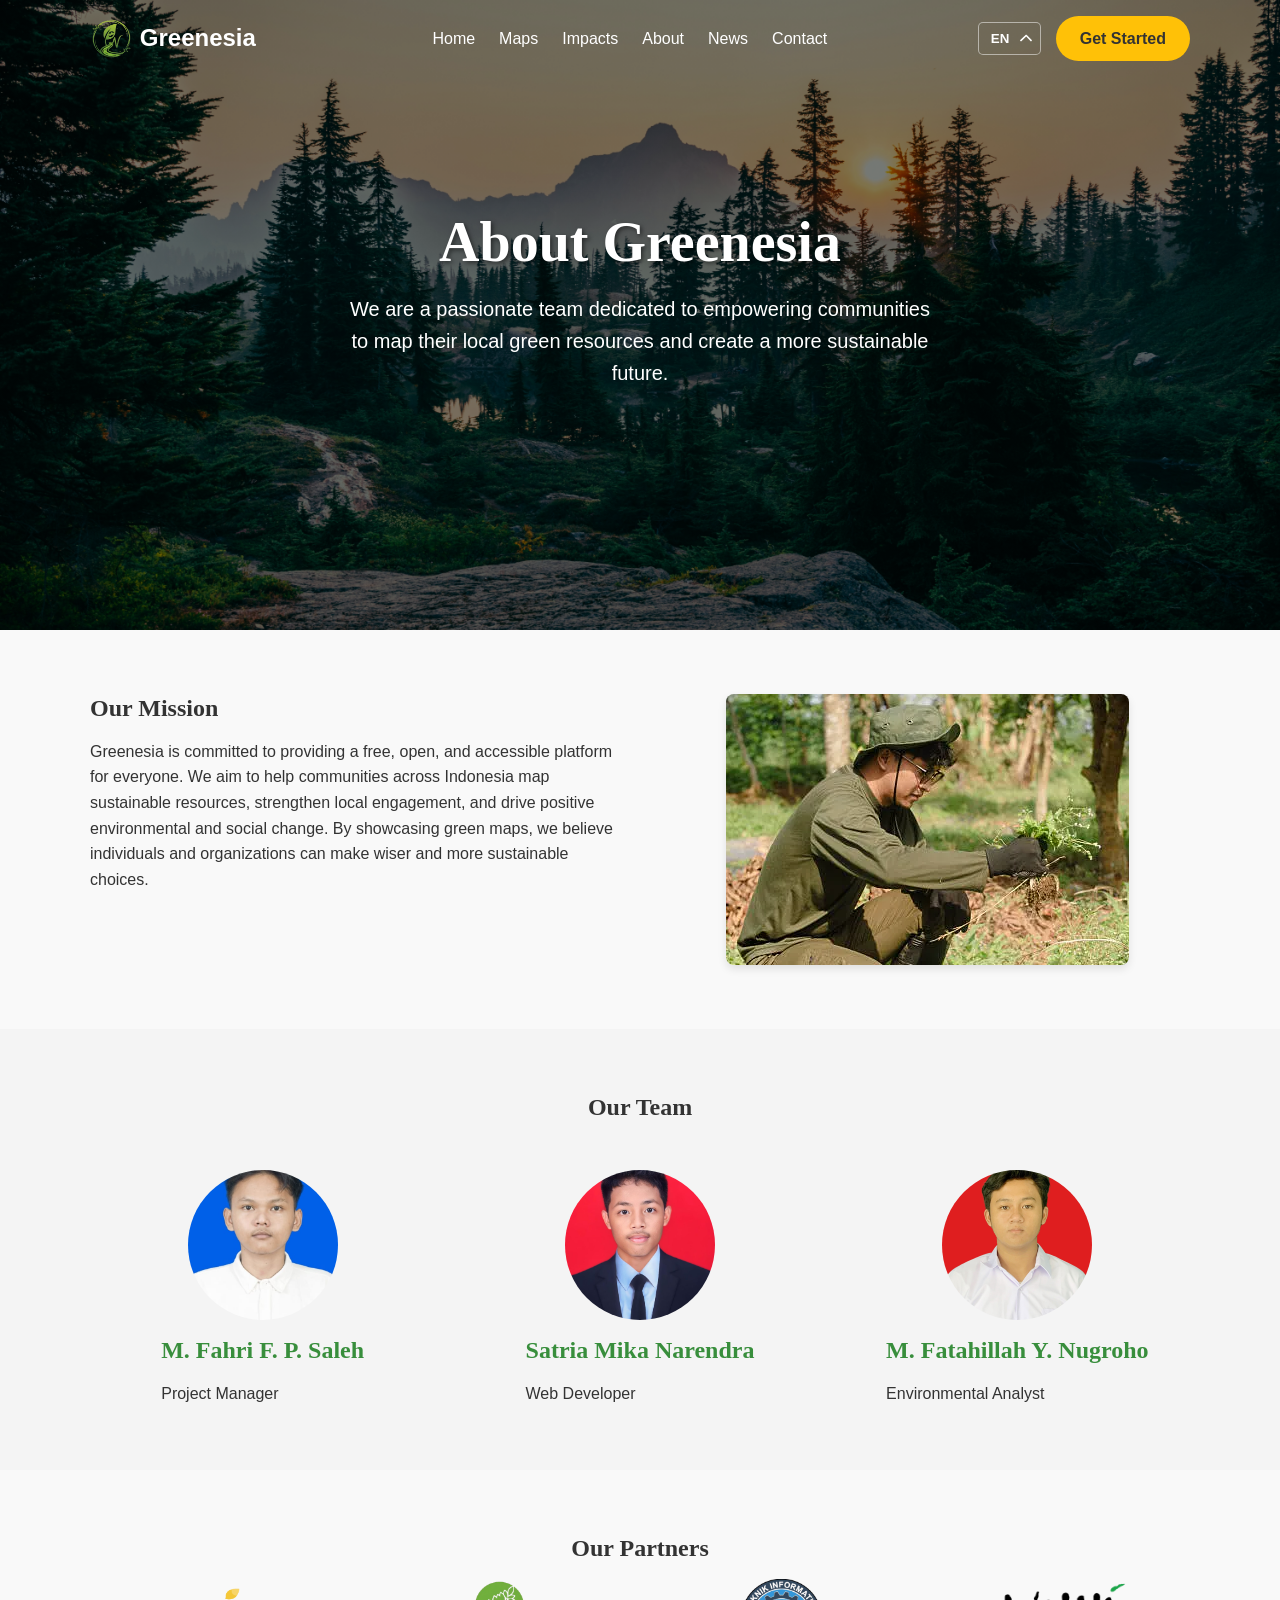
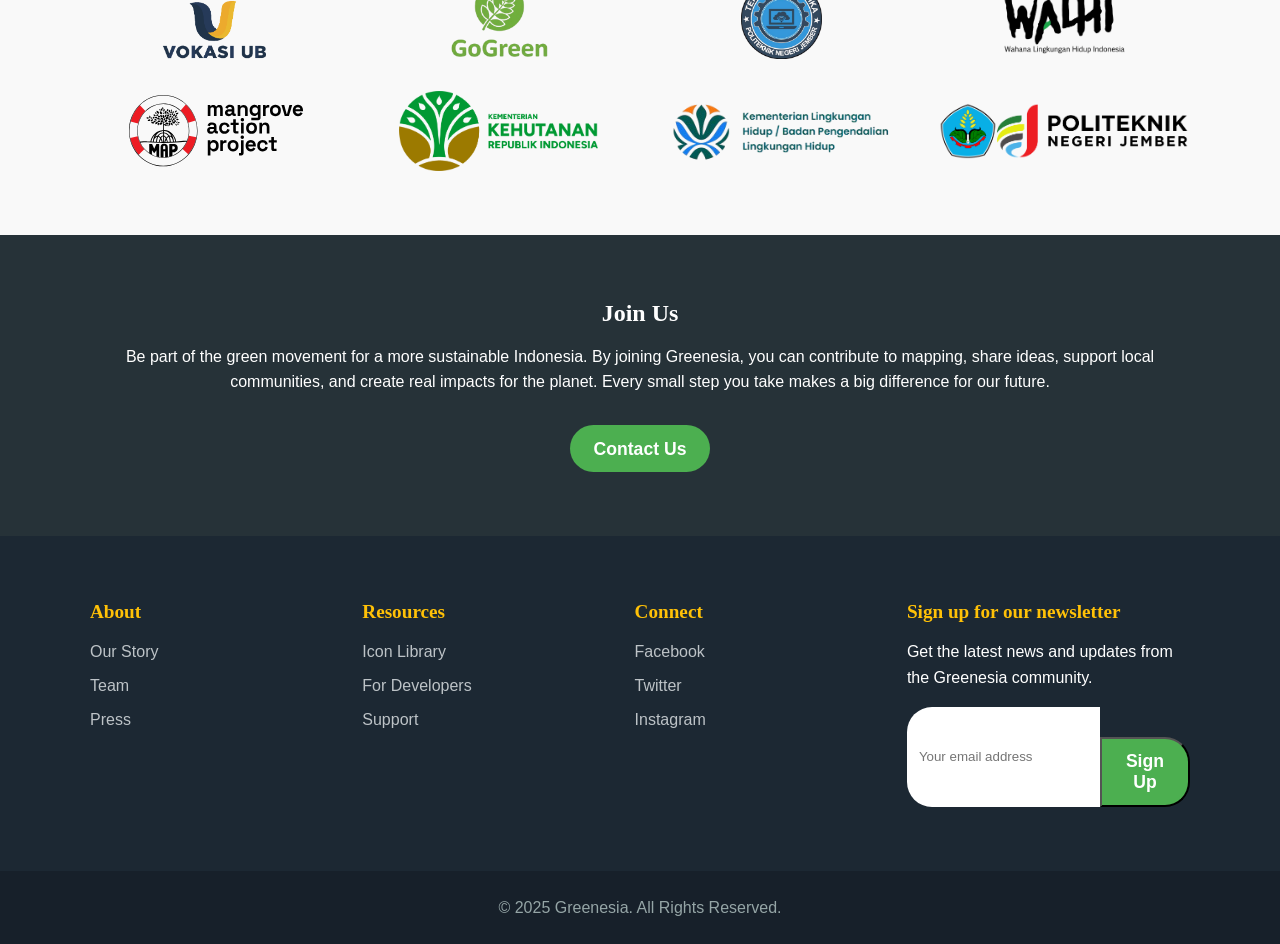
<file: about.html>
<!DOCTYPE html>
<html lang="en">
<head>
  <meta charset="UTF-8">
  <meta name="viewport" content="width=device-width, initial-scale=1.0">
  <title data-i18n="aboutGreenesia">About Greenesia</title>
  <link rel="icon" href="img/Logo_utama.png">
  <link rel="stylesheet" href="css/style.css?v=3.0">
</head>
<body>

  <header class="site-header">
    <div class="container navbar">
      <div class="navbar-brand">
        <a href="/">
          <img src="img/Logo_utama.png" alt="Greenesia Logo" class="logo">
          <span data-i18n="greenesia">Greenesia</span>
        </a>
      </div>
      <div class="nav-wrapper">
        <button class="close-menu">&times;</button>
        <nav class="main-nav">
          <ul>
            <li><a href="/" data-i18n="home">Home</a></li>
            <li><a href="/maps" data-i18n="maps">Maps</a></li>
            <li><a href="/impacts" data-i18n="impacts">Impacts</a></li>
            <li><a href="/about" data-i18n="about">About</a></li>
            <li><a href="/news" data-i18n="news">News</a></li>
            <li><a href="/contact" data-i18n="contact">Contact</a></li>
          </ul>
        </nav>
        <div class="nav-actions">
          <select class="language-switcher">
            <option value="en" selected>EN</option>
            <option value="id">ID</option>
          </select>
          <a href="/login" class="button button-donate" data-i18n="getStarted">Get Started</a>
        </div>
      </div>
      <div class="custom-dropdown language-switcher-mobile">
        <div class="dropdown-trigger">
          <span class="selected-lang">EN</span>
        </div>
        <div class="dropdown-options">
          <div class="dropdown-option" data-value="en">EN</div>
          <div class="dropdown-option" data-value="id">ID</div>
        </div>
      </div>
      <button class="hamburger-menu">&#9776;</button>
    </div>
  </header>

  <div class="overlay"></div>

  <main>
    <section class="hero-section hero-sub" style="height: 70vh; background-image: linear-gradient(rgba(0, 0, 0, 0.5), rgba(0, 0, 0, 0.5)), url('img/bg-about.jpg');">
      <div class="hero-content">
        <h1 data-i18n="aboutGreenesia">About Greenesia</h1>
        <p data-i18n="aboutGreenesiaSubtitle">We are a passionate team dedicated to empowering communities to map their local green resources and create a more sustainable future.</p>
      </div>
    </section>

    <section class="content-section">
      <div class="container">
        <div class="two-column-layout mission-layout">
          <div class="column-left">
            <h2 data-i18n="ourMission">Our Mission</h2>
            <p data-i18n="ourMissionText">Greenesia is committed to providing a free, open, and accessible platform for everyone. We aim to help communities across Indonesia map sustainable resources, strengthen local engagement, and drive positive environmental and social change. By showcasing green maps, we believe individuals and organizations can make wiser and more sustainable choices.</p>
          </div>
          <div class="column-right">
            <img src="img/orang-menanam.png" alt="Our Mission">
          </div>
        </div>
      </div>
    </section>

    <section class="content-section light-bg">
      <div class="container">
        <h2 class="text-center" data-i18n="ourTeam">Our Team</h2>
        <div class="three-column-layout team-layout">
          <div class="feature-box">
            <img src="img/pahri.jpg" alt="Team Member" class="feature-icon team-member-img">
            <h3>M. Fahri F. P. Saleh</h3>
            <p data-i18n="projectManager">Project Manager</p>
          </div>
          <div class="feature-box">
            <img src="img/satria.jpg" alt="Team Member" class="feature-icon team-member-img">
            <h3>Satria Mika Narendra</h3>
            <p data-i18n="webDeveloper">Web Developer</p>
          </div>
          <div class="feature-box">
            <img src="img/yos.jpg" alt="Team Member" class="feature-icon team-member-img">
            <h3>M. Fatahillah Y. Nugroho</h3>
            <p data-i18n="environmentalAnalyst">Environmental Analyst</p>
          </div>
        </div>
      </div>
    </section>

    <section class="content-section">
      <div class="container">
        <h2 class="text-center" data-i18n="ourPartnersTitle">Our Partners</h2>
        <div class="partners-grid">
          <img src="img/vokasiUB.png" alt="Vokasi UB" class="partner-logo">
          <img src="img/go-green.png" alt="Go Green" class="partner-logo">
          <img src="img/tif-polije.png" alt="TIF Polije" class="partner-logo">
          <img src="img/walhi.png" alt="WALHI" class="partner-logo">
          <img src="img/logo.svg" alt="Greenesia Logo" class="partner-logo">
          <img src="img/kemenhut.png" alt="Kementerian Kehutanan" class="partner-logo">
          <img src="img/kemenlh.png" alt="Kementerian Lingkungan Hidup dan Kehutanan" class="partner-logo">
          <img src="img/polije.png" alt="Politeknik Negeri Jember" class="partner-logo">
        </div>
      </div>
    </section>

    <section class="content-section dark-bg text-center">
      <div class="container">
        <h2 data-i18n="joinUsTitle">Join Us</h2>
        <p data-i18n="joinUsText">We are always looking for passionate and talented people to join our team. If you are interested in working with us, please get in touch.</p>
        <a href="/contact" class="button button-primary" data-i18n="contactUs">Contact Us</a>
      </div>
    </section>

  </main>

  <footer class="site-footer-main">
    <div class="container">
      <div class="footer-grid">
        <div class="footer-column">
          <h4 data-i18n="footerAbout">About</h4>
          <ul>
            <li><a href="/about" data-i18n="footerOurStory">Our Story</a></li>
            <li><a href="/about" data-i18n="footerTeam">Team</a></li>
            <li><a href="#" data-i18n="footerPress">Press</a></li>
          </ul>
        </div>
        <div class="footer-column">
          <h4 data-i18n="footerResources">Resources</h4>
          <ul>
            <li><a href="#" data-i18n="footerIconLibrary">Icon Library</a></li>
            <li><a href="#" data-i18n="footerForDevelopers">For Developers</a></li>
            <li><a href="#" data-i18n="footerSupport">Support</a></li>
          </ul>
        </div>
        <div class="footer-column">
          <h4 data-i18n="footerConnect">Connect</h4>
          <div class="social-links">
            <a href="#">Facebook</a>
            <a href="#">Twitter</a>
            <a href="#">Instagram</a>
          </div>
        </div>
        <div class="footer-column newsletter">
          <h4 data-i18n="footerNewsletter">Sign up for our newsletter</h4>
          <p data-i18n="footerNewsletterText">Get the latest news and updates from the Greenesia community.</p>
          <form class="newsletter-form">
            <input type="email" placeholder="Your email address" data-i18n="[placeholder]footerEmailPlaceholder">
            <button type="submit" class="button button-primary" data-i18n="footerSignUp">Sign Up</button>
          </form>
        </div>
      </div>
    </div>
  </footer>

  <footer class="site-footer-bottom">
    <div class="container">
      <p data-i18n="footerCopyright">&copy; 2025 Greenesia. All Rights Reserved.</p>
    </div>
  </footer>

  <script src="js/toast.js"></script>
  <script src="js/api.js?v=2"></script>
  <script src="js/auth.js?v=2"></script>
  <script src="js/main.js?v=3.4"></script>
  <script src="js/language.js"></script>
  <script src="js/custom-dropdown.js"></script>
  <script>
    const header = document.querySelector('.site-header');
    window.addEventListener('scroll', () => {
      if (window.scrollY > 50) {
        header.classList.add('scrolled');
      } else {
        header.classList.remove('scrolled');
      }
    });
  </script>
</body>
</html>
</file>
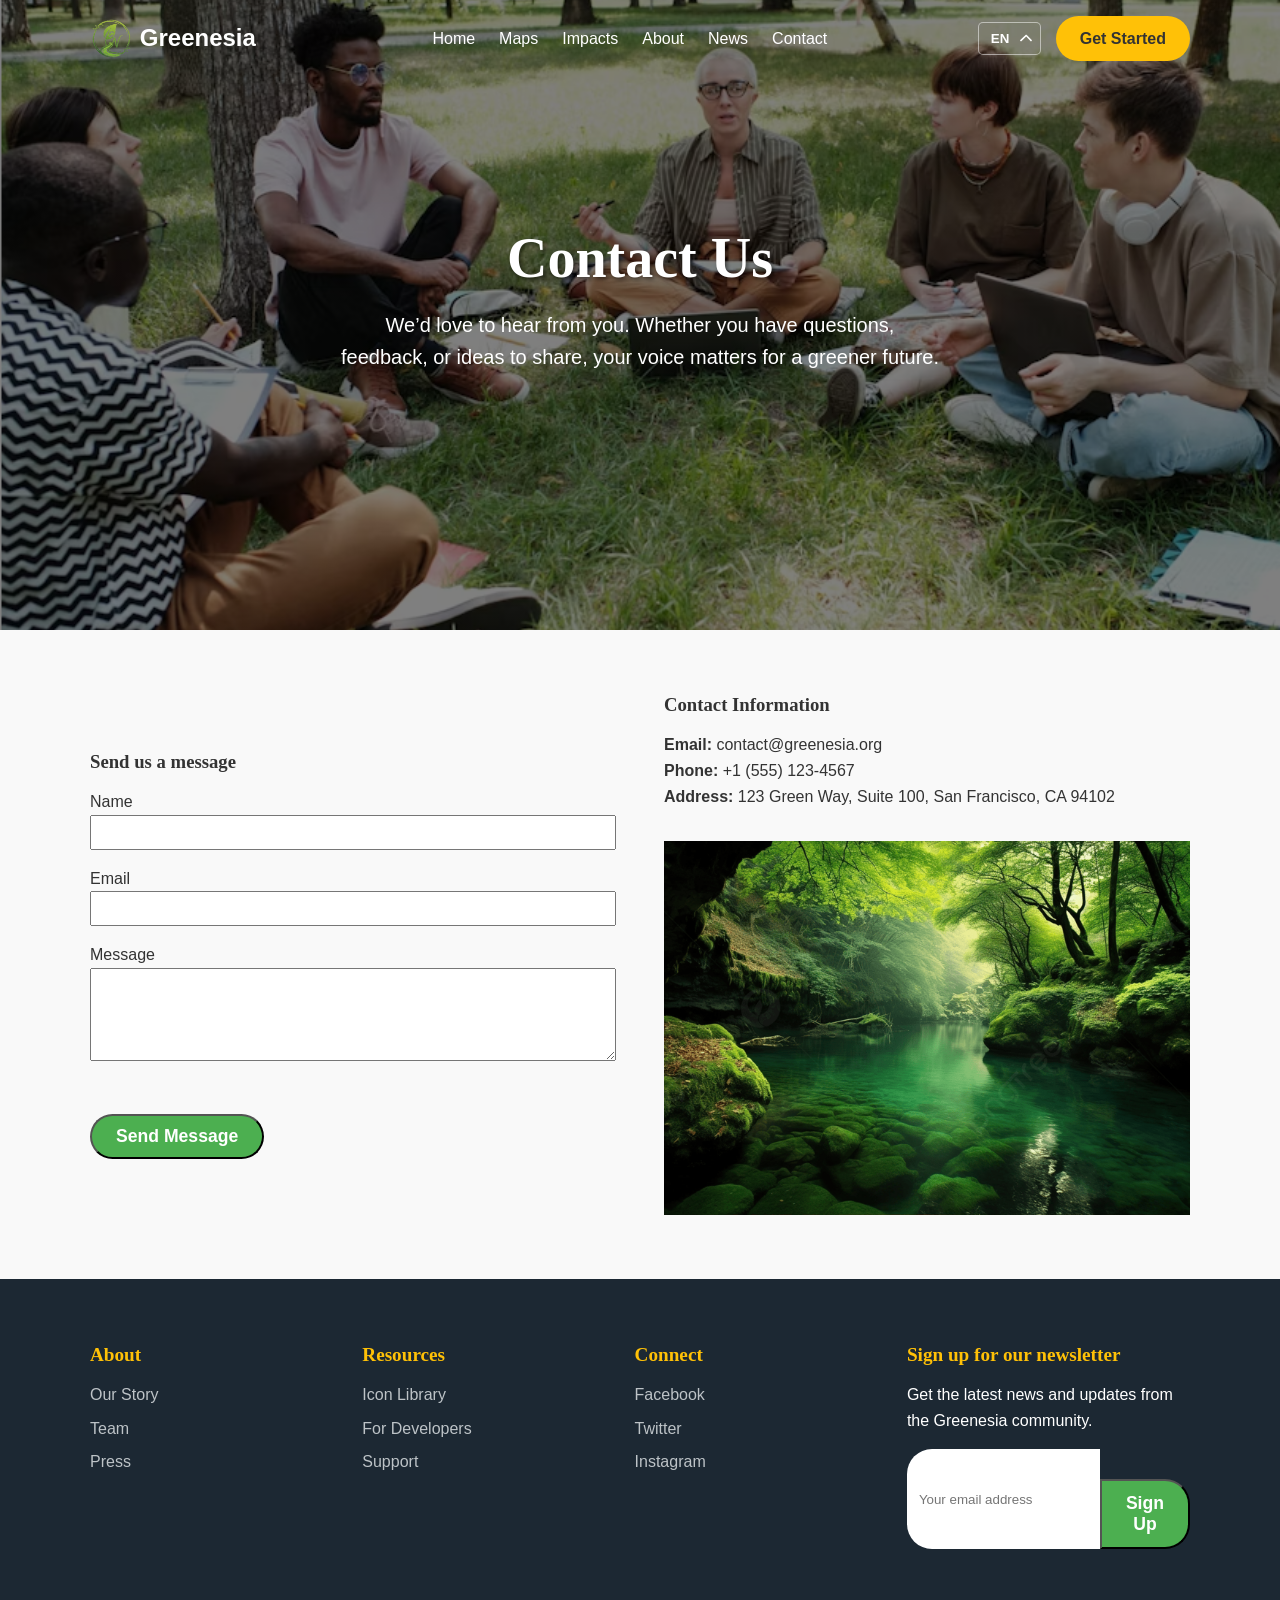
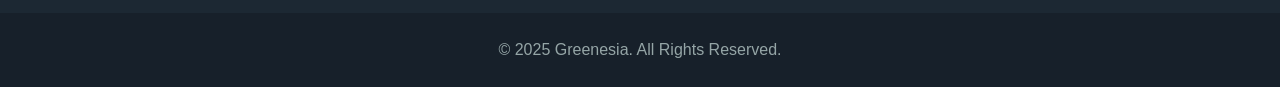
<file: contact.html>
<!DOCTYPE html>
<html lang="en">
<head>
  <meta charset="UTF-8">
  <meta name="viewport" content="width=device-width, initial-scale=1.0">
  <title data-i18n="contactUs">Contact Us - Greenesia</title>
  <link rel="icon" href="img/logo_utama.png">
  <link rel="stylesheet" href="css/style.css?v=3.0">
</head>
<body>

  <header class="site-header">
    <div class="container navbar">
      <div class="navbar-brand">
        <a href="/">
          <img src="img/Logo_utama.png" alt="Greenesia Logo" class="logo">
          <span data-i18n="greenesia">Greenesia</span>
        </a>
      </div>
      <div class="nav-wrapper">
        <button class="close-menu">&times;</button>
        <nav class="main-nav">
          <ul>
            <li><a href="/" data-i18n="home">Home</a></li>
            <li><a href="/maps" data-i18n="maps">Maps</a></li>
            <li><a href="/impacts" data-i18n="impacts">Impacts</a></li>
            <li><a href="/about" data-i18n="about">About</a></li>
            <li><a href="/news" data-i18n="news">News</a></li>
            <li><a href="/contact" data-i18n="contact">Contact</a></li>
          </ul>
        </nav>
        <div class="nav-actions">
          <select class="language-switcher">
            <option value="en" selected>EN</option>
            <option value="id">ID</option>
          </select>
          <a href="/login" class="button button-donate" data-i18n="getStarted">Get Started</a>
        </div>
      </div>
      <div class="custom-dropdown language-switcher-mobile">
        <div class="dropdown-trigger">
          <span class="selected-lang">EN</span>
        </div>
        <div class="dropdown-options">
          <div class="dropdown-option" data-value="en">EN</div>
          <div class="dropdown-option" data-value="id">ID</div>
        </div>
      </div>
      <button class="hamburger-menu">&#9776;</button>
    </div>
  </header>

  <div class="overlay"></div>

  <main>
    <section class="hero-section hero-sub" style="height: 70vh; background-image: linear-gradient(rgba(0, 0, 0, 0.5), rgba(0, 0, 0, 0.5)), url('img/bg-contact.png');">
      <div class="hero-content">
        <h1 data-i18n="contactUs">Contact Us</h1>
        <p data-i18n="contactUsSubtitle">We'd love to hear from you. Whether you have questions, feedback, or ideas to share, your voice matters for a greener future.</p>
      </div>
    </section>

    <section class="content-section">
      <div class="container">
        <div class="two-column-layout">
          <div class="column-left">
            <h3 data-i18n="sendMessage">Send us a message</h3>
            <form id="contact-form">
              <div class="form-group">
                <label for="name" data-i18n="name">Name</label>
                <input type="text" id="name" name="name" class="form-input" required>
              </div>
              <div class="form-group">
                <label for="email" data-i18n="email">Email</label>
                <input type="email" id="email" name="email" class="form-input" required>
              </div>
              <div class="form-group">
                <label for="message" data-i18n="message">Message</label>
                <textarea id="message" name="message" rows="5" class="form-textarea" required></textarea>
              </div>
              <button type="submit" id="submit-btn" class="button button-primary" data-i18n="sendMessageButton">Send Message</button>
            </form>
          </div>
          <div class="column-right">
            <h3 data-i18n="contactInfo">Contact Information</h3>
            <p><strong>Email:</strong> contact@greenesia.org</p>
            <p><strong>Phone:</strong> +1 (555) 123-4567</p>
            <p><strong>Address:</strong> 123 Green Way, Suite 100, San Francisco, CA 94102</p>
            <img src="img/bg-utama.png" alt="Location of Greenesia on the map" data-i18n="mapAlt" class="map-image">
          </div>
        </div>
      </div>
    </section>

  </main>

  <footer class="site-footer-main">
    <div class="container">
      <div class="footer-grid">
        <div class="footer-column">
          <h4 data-i18n="footerAbout">About</h4>
          <ul>
            <li><a href="/about" data-i18n="footerOurStory">Our Story</a></li>
            <li><a href="/about" data-i18n="footerTeam">Team</a></li>
            <li><a href="#" data-i18n="footerPress">Press</a></li>
          </ul>
        </div>
        <div class="footer-column">
          <h4 data-i18n="footerResources">Resources</h4>
          <ul>
            <li><a href="#" data-i18n="footerIconLibrary">Icon Library</a></li>
            <li><a href="#" data-i18n="footerForDevelopers">For Developers</a></li>
            <li><a href="#" data-i18n="footerSupport">Support</a></li>
          </ul>
        </div>
        <div class="footer-column">
          <h4 data-i18n="footerConnect">Connect</h4>
          <div class="social-links">
            <a href="#">Facebook</a>
            <a href="#">Twitter</a>
            <a href="#">Instagram</a>
          </div>
        </div>
        <div class="footer-column newsletter">
          <h4 data-i18n="footerNewsletter">Sign up for our newsletter</h4>
          <p data-i18n="footerNewsletterText">Get the latest news and updates from the Greenesia community.</p>
          <form class="newsletter-form">
            <input type="email" placeholder="Your email address" data-i18n="[placeholder]footerEmailPlaceholder">
            <button type="submit" class="button button-primary" data-i18n="footerSignUp">Sign Up</button>
          </form>
        </div>
      </div>
    </div>
  </footer>

  <footer class="site-footer-bottom">
    <div class="container">
      <p data-i18n="footerCopyright">&copy; 2025 Greenesia. All Rights Reserved.</p>
    </div>
  </footer>

  <script src="js/toast.js"></script>
  <script src="js/api.js?v=2"></script>
  <script src="js/auth.js?v=2"></script>
  <script src="js/contact.js?v=2"></script>
  <script src="js/main.js?v=3.4"></script>
  <script src="js/language.js"></script>
  <script src="js/custom-dropdown.js"></script>
  <script>
    const header = document.querySelector('.site-header');
    window.addEventListener('scroll', () => {
      if (window.scrollY > 50) {
        header.classList.add('scrolled');
      } else {
        header.classList.remove('scrolled');
      }
    });
  </script>
</body>
</html>
</file>
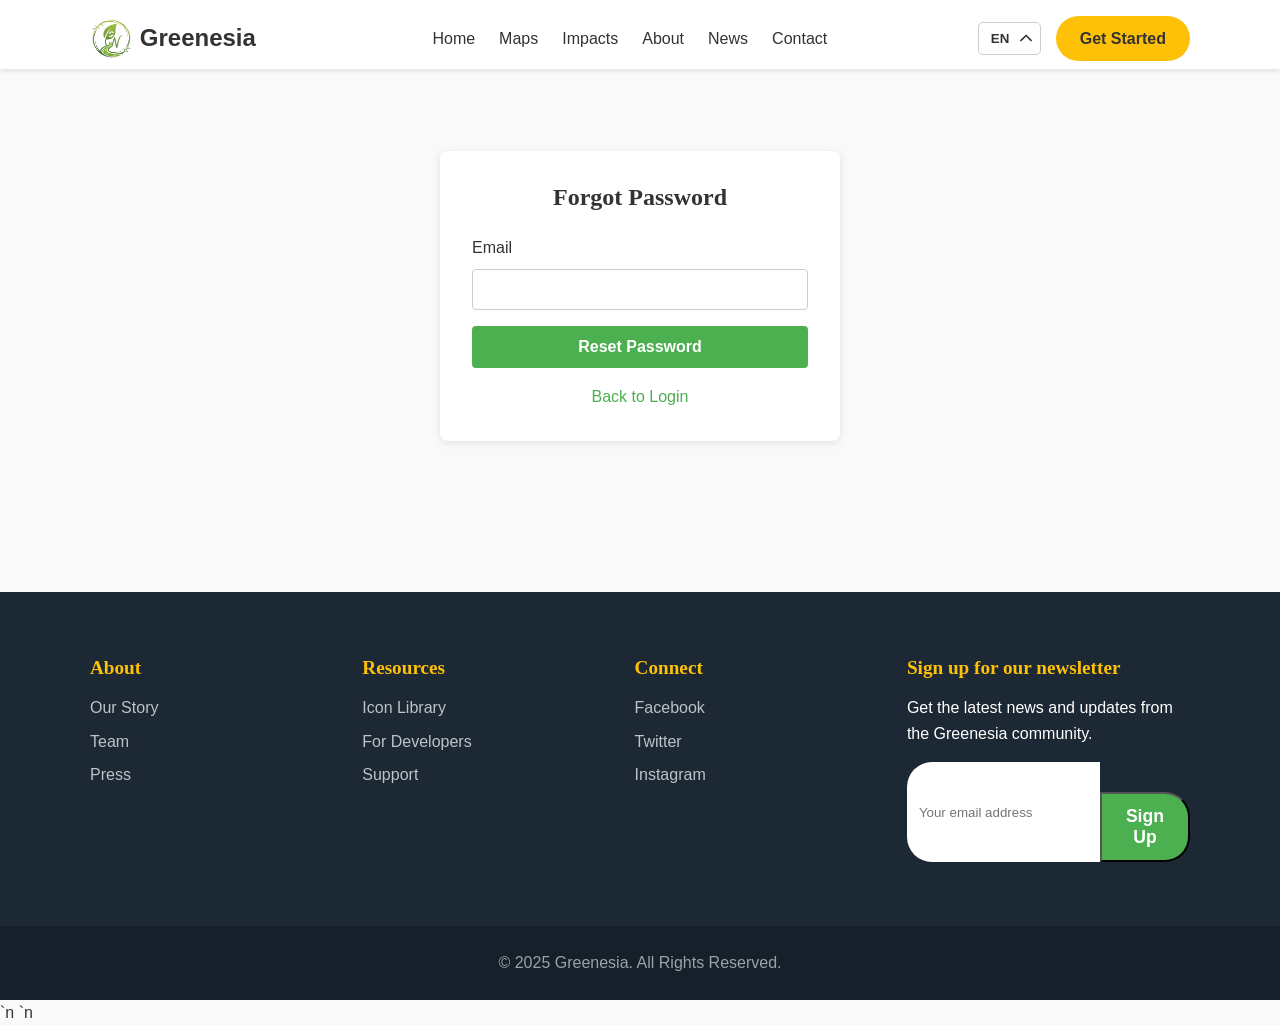
<file: forgot-password.html>
<!DOCTYPE html>
<html lang="en">
<head>
  <meta charset="UTF-8">
  <meta name="viewport" content="width=device-width, initial-scale=1.0">
  <title>Forgot Password - Greenesia</title>
  <link rel="icon" href="img/Logo_utama.png">
  <link rel="stylesheet" href="css/style.css?v=3.0">
  <style>
    .forgot-password-section {
      padding: 4rem 0;
      display: flex;
      justify-content: center;
      align-items: center;
      min-height: calc(100vh - 70px - 238px); /* 70px for header, 238px for footer */
    }
    .forgot-password-container {
      background-color: #fff;
      padding: 2rem;
      border-radius: 8px;
      box-shadow: 0 2px 8px rgba(0,0,0,0.1);
      width: 100%;
      max-width: 400px;
    }
    .forgot-password-container h1 {
      text-align: center;
      margin-bottom: 1.5rem;
    }
    .form-group {
      margin-bottom: 1rem;
    }
    .form-group label {
      display: block;
      margin-bottom: 0.5rem;
    }
    .form-group input {
      width: 100%;
      padding: 0.75rem;
      border: 1px solid #ccc;
      border-radius: 4px;
    }
    .form-group button {
      width: 100%;
      padding: 0.75rem;
      border: none;
      border-radius: 4px;
      background-color: var(--primary-color);
      color: var(--light-text);
      font-size: 1rem;
      font-weight: bold;
      cursor: pointer;
      transition: background-color 0.3s ease;
    }
    .form-group button:hover {
      background-color: var(--secondary-color);
    }
  </style>
</head>
<body>

  <header class="site-header site-header-solid">
    <div class="container navbar">
      <div class="navbar-brand">
        <a href="/">
          <img src="img/Logo_utama.png" alt="Greenesia Logo" class="logo">
          <span data-i18n="greenesia">Greenesia</span>
        </a>
      </div>
      <div class="nav-wrapper">
        <button class="close-menu">&times;</button>
        <nav class="main-nav">
          <ul>
            <li><a href="/" data-i18n="home">Home</a></li>
            <li><a href="/maps" data-i18n="maps">Maps</a></li>
            <li><a href="/impacts" data-i18n="impacts">Impacts</a></li>
            <li><a href="/about" data-i18n="about">About</a></li>
            <li><a href="/news" data-i18n="news">News</a></li>
            <li><a href="/contact" data-i18n="contact">Contact</a></li>
          </ul>
        </nav>
        <div class="nav-actions">
          <select class="language-switcher">
            <option value="en" selected>EN</option>
            <option value="id">ID</option>
          </select>
          <a href="#" class="button button-donate" data-i18n="getStarted">Get Started</a>
        </div>
      </div>
      <div class="custom-dropdown language-switcher-mobile">
        <div class="dropdown-trigger">
          <span class="selected-lang">EN</span>
        </div>
        <div class="dropdown-options">
          <div class="dropdown-option" data-value="en">EN</div>
          <div class="dropdown-option" data-value="id">ID</div>
        </div>
      </div>
      <button class="hamburger-menu">&#9776;</button>
    </div>
  </header>

  <div class="overlay"></div>

  <main>
    <section class="forgot-password-section">
      <div class="forgot-password-container">
        <h1 data-i18n="forgotPasswordTitle">Forgot Password</h1>
        <form action="#" method="post">
          <div class="form-group">
            <label for="email" data-i18n="emailLabel">Email</label>
            <input type="email" id="email" name="email" required>
          </div>
          <div class="form-group">
            <button type="submit" data-i18n="resetPasswordButton">Reset Password</button>
          </div>
        </form>
        <p style="text-align: center; margin-top: 1rem;"><a href="/login" data-i18n="backToLogin">Back to Login</a></p>
      </div>
    </section>
  </main>

  <footer class="site-footer-main">
    <div class="container">
      <div class="footer-grid">
        <div class="footer-column">
          <h4 data-i18n="footerAbout">About</h4>
          <ul>
            <li><a href="/about" data-i18n="footerOurStory">Our Story</a></li>
            <li><a href="/about" data-i18n="footerTeam">Team</a></li>
            <li><a href="#" data-i18n="footerPress">Press</a></li>
          </ul>
        </div>
        <div class="footer-column">
          <h4 data-i18n="footerResources">Resources</h4>
          <ul>
            <li><a href="#" data-i18n="footerIconLibrary">Icon Library</a></li>
            <li><a href="#" data-i18n="footerForDevelopers">For Developers</a></li>
            <li><a href="#" data-i18n="footerSupport">Support</a></li>
          </ul>
        </div>
        <div class="footer-column">
          <h4 data-i18n="footerConnect">Connect</h4>
          <div class="social-links">
            <a href="#">Facebook</a>
            <a href="#">Twitter</a>
            <a href="#">Instagram</a>
          </div>
        </div>
        <div class="footer-column newsletter">
          <h4 data-i18n="footerNewsletter">Sign up for our newsletter</h4>
          <p data-i18n="footerNewsletterText">Get the latest news and updates from the Greenesia community.</p>
          <form class="newsletter-form">
            <input type="email" placeholder="Your email address" data-i18n="[placeholder]footerEmailPlaceholder">
            <button type="submit" class="button button-primary" data-i18n="footerSignUp">Sign Up</button>
          </form>
        </div>
      </div>
    </div>
  </footer>

  <footer class="site-footer-bottom">
    <div class="container">
      <p data-i18n="footerCopyright">&copy; 2025 Greenesia. All Rights Reserved.</p>
    </div>
  </footer>

  <script src="js/api.js?v=2"></script>`n  <script src="js/auth.js?v=2"></script>`n  <script src="js/main.js"></script>
  <script src="js/language.js"></script>
  <script src="js/custom-dropdown.js"></script>
</body>
</html>
</file>
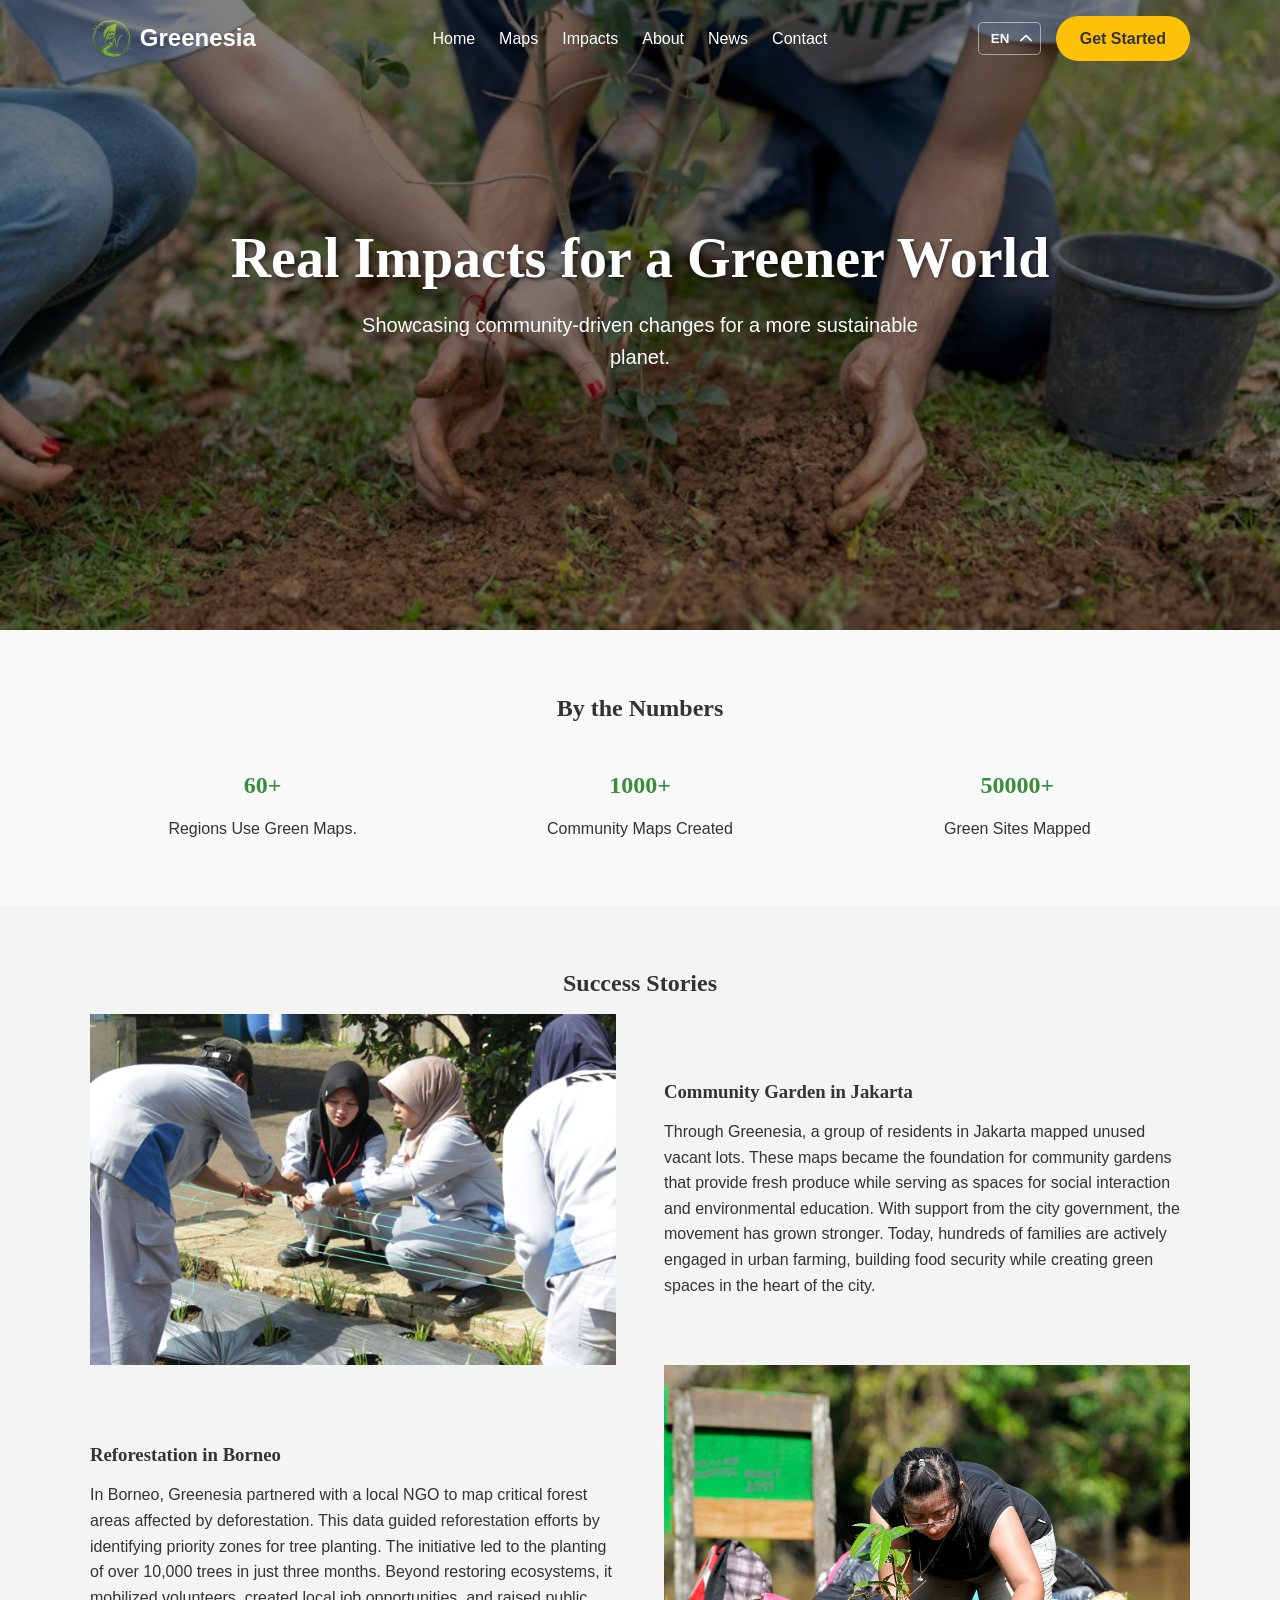
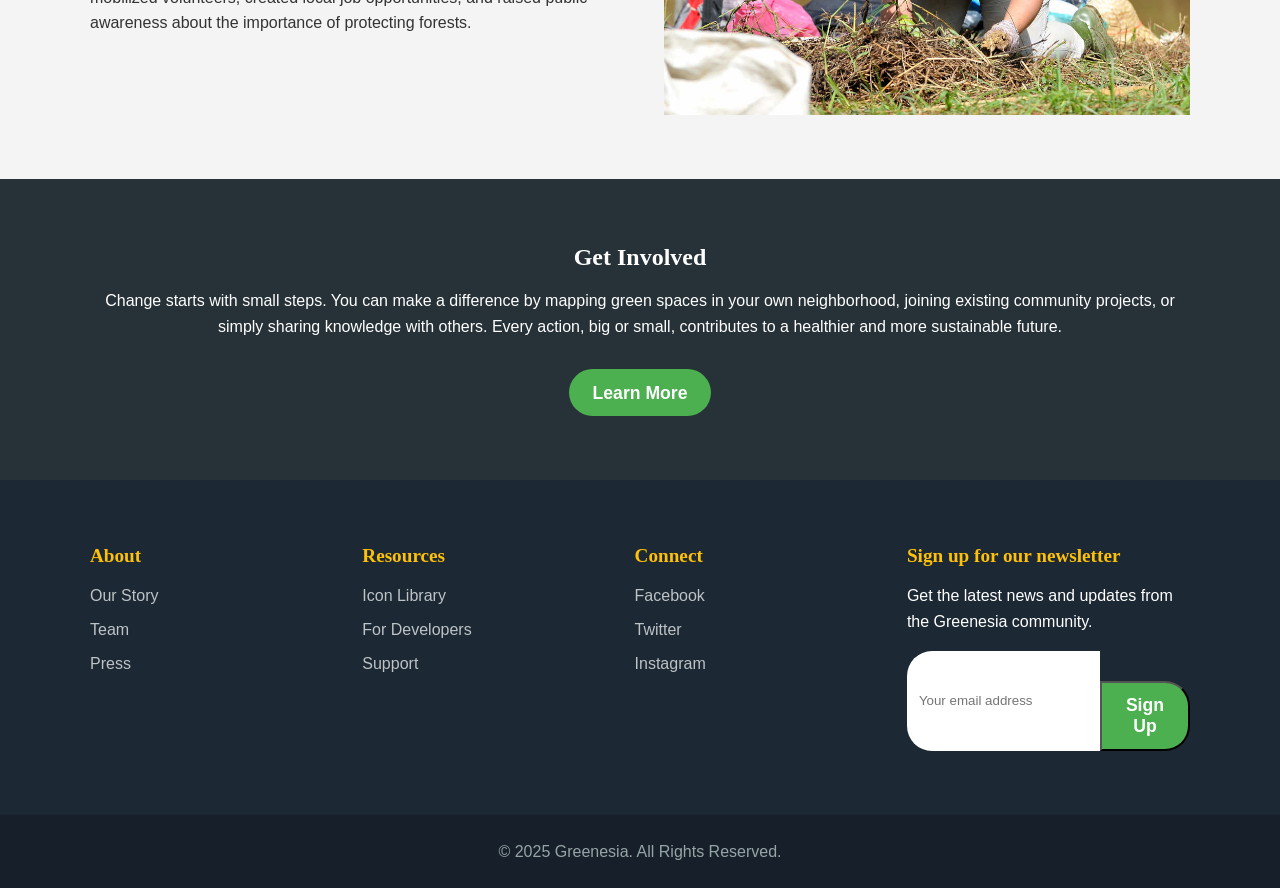
<file: impacts.html>
<html lang="en">
<head>
  <meta charset="UTF-8">
  <meta name="viewport" content="width=device-width, initial-scale=1.0">
  <title data-i18n="ourImpacts">Our Impacts - Greenesia</title>
  <link rel="icon" href="img/Logo_utama.png">
  <link rel="stylesheet" href="css/style.css?v=3.0">
</head>
<body>

  <header class="site-header">
    <div class="container navbar">
      <div class="navbar-brand">
        <a href="/">
          <img src="img/Logo_utama.png" alt="Greenesia Logo" class="logo">
          <span data-i18n="greenesia">Greenesia</span>
        </a>
      </div>
      <div class="nav-wrapper">
        <button class="close-menu">&times;</button>
        <nav class="main-nav">
          <ul>
            <li><a href="/" data-i18n="home">Home</a></li>
            <li><a href="/maps" data-i18n="maps">Maps</a></li>
            <li><a href="/impacts" data-i18n="impacts">Impacts</a></li>
            <li><a href="/about" data-i18n="about">About</a></li>
            <li><a href="/news" data-i18n="news">News</a></li>
            <li><a href="/contact" data-i18n="contact">Contact</a></li>
          </ul>
        </nav>
        <div class="nav-actions">
          <select class="language-switcher">
            <option value="en" selected>EN</option>
            <option value="id">ID</option>
          </select>
          <a href="/login" class="button button-donate" data-i18n="getStarted">Get Started</a>
        </div>
      </div>
      <div class="custom-dropdown language-switcher-mobile">
        <div class="dropdown-trigger">
          <span class="selected-lang">EN</span>
        </div>
        <div class="dropdown-options">
          <div class="dropdown-option" data-value="en">EN</div>
          <div class="dropdown-option" data-value="id">ID</div>
        </div>
      </div>
      <button class="hamburger-menu">&#9776;</button>
    </div>
  </header>

  <div class="overlay"></div>

  <main>
    <section class="hero-section hero-sub" style="height: 70vh; background-image: linear-gradient(rgba(0, 0, 0, 0.5), rgba(0, 0, 0, 0.5)), url('img/bg-impact.png');">
      <div class="hero-content">
        <h1 data-i18n="ourImpacts">Real Impacts for a Greener World</h1>
        <p data-i18n="ourImpactsSubtitle">Showcasing community-driven changes for a more sustainable planet.</p>
      </div>
    </section>

    <section class="content-section">
      <div class="container text-center">
        <h2 data-i18n="byTheNumbers">By the Numbers</h2>
        <div class="three-column-layout">
          <div class="feature-box">
            <h3>60+</h3>
            <p data-i18n="countriesWithMaps">Regions Use Green Maps.</p>
          </div>
          <div class="feature-box">
            <h3>1,000+</h3>
            <p data-i18n="communityMapsCreated">Community Maps Created</p>
          </div>
          <div class="feature-box">
            <h3>50,000+</h3>
            <p data-i18n="greenSitesMapped">Green Sites Mapped</p>
          </div>
        </div>
      </div>
    </section>

    <section class="content-section light-bg">
      <div class="container">
        <h2 class="text-center" data-i18n="successStories">Success Stories</h2>
        <div class="two-column-layout">
          <div class="column-left">
            <img src="img/foto1.jpg" alt="Community Garden in Jakarta">
          </div>
          <div class="column-right">
            <h3 data-i18n="brooklynGardenTitle">Community Garden in Jakarta</h3>
            <p data-i18n="brooklynGardenText">Through Greenesia, a group of residents in Jakarta mapped unused vacant lots. These maps became the foundation for community gardens that provide fresh produce while serving as spaces for social interaction and environmental education.
            With support from the city government, the movement has grown stronger. Today, hundreds of families are actively engaged in urban farming, building food security while creating green spaces in the heart of the city.</p>
          </div>
        </div>
        <div class="two-column-layout reverse">
          <div class="column-left">
            <img src="img/foto2.jpg" alt="Reforestation in Borneo">
          </div>
          <div class="column-right">
            <h3 data-i18n="reforestationTitle">Reforestation in Borneo</h3>
            <p data-i18n="reforestationText">In Borneo, Greenesia partnered with a local NGO to map critical forest areas affected by deforestation. This data guided reforestation efforts by identifying priority zones for tree planting. The initiative led to the planting of over 10,000 trees in just three months. Beyond restoring ecosystems, it mobilized volunteers, created local job opportunities, and raised public awareness about the importance of protecting forests.</p>
          </div>
        </div>
      </div>
    </section>

    <section class="content-section dark-bg text-center">
      <div class="container">
        <h2 data-i18n="getInvolvedTitle">Get Involved</h2>
        <p data-i18n="getInvolvedText">Change starts with small steps. You can make a difference by mapping green spaces in your own neighborhood, joining existing community projects, or simply sharing knowledge with others. Every action, big or small, contributes to a healthier and more sustainable future.</p>
        <a href="/contact" class="button button-primary" data-i18n="learnMore">Learn More</a>
      </div>
    </section>

  </main>

  <footer class="site-footer-main">
    <div class="container">
      <div class="footer-grid">
        <div class="footer-column">
          <h4 data-i18n="footerAbout">About</h4>
          <ul>
            <li><a href="/about" data-i18n="footerOurStory">Our Story</a></li>
            <li><a href="/about" data-i18n="footerTeam">Team</a></li>
            <li><a href="#" data-i18n="footerPress">Press</a></li>
          </ul>
        </div>
        <div class="footer-column">
          <h4 data-i18n="footerResources">Resources</h4>
          <ul>
            <li><a href="#" data-i18n="footerIconLibrary">Icon Library</a></li>
            <li><a href="#" data-i18n="footerForDevelopers">For Developers</a></li>
            <li><a href="#" data-i18n="footerSupport">Support</a></li>
          </ul>
        </div>
        <div class="footer-column">
          <h4 data-i18n="footerConnect">Connect</h4>
          <div class="social-links">
            <a href="#">Facebook</a>
            <a href="#">Twitter</a>
            <a href="#">Instagram</a>
          </div>
        </div>
        <div class="footer-column newsletter">
          <h4 data-i18n="footerNewsletter">Sign up for our newsletter</h4>
          <p data-i18n="footerNewsletterText">Get the latest news and updates from the Greenesia community.</p>
          <form class="newsletter-form">
            <input type="email" placeholder="Your email address" data-i18n="[placeholder]footerEmailPlaceholder">
            <button type="submit" class="button button-primary" data-i18n="footerSignUp">Sign Up</button>
          </form>
        </div>
      </div>
    </div>
  </footer>

  <footer class="site-footer-bottom">
    <div class="container">
      <p data-i18n="footerCopyright">&copy; 2025 Greenesia. All Rights Reserved.</p>
    </div>
  </footer>

  <script src="js/toast.js"></script>
  <script src="js/api.js?v=2"></script>
  <script src="js/auth.js?v=2"></script>
  <script src="js/main.js?v=3.4"></script>
  <script src="js/language.js"></script>
  <script src="js/custom-dropdown.js"></script>
  <script src="js/counter.js"></script>
  <script>
    const header = document.querySelector('.site-header');
    window.addEventListener('scroll', () => {
      if (window.scrollY > 50) {
        header.classList.add('scrolled');
      } else {
        header.classList.remove('scrolled');
      }
    });
  </script>
</body>
</html>
</file>
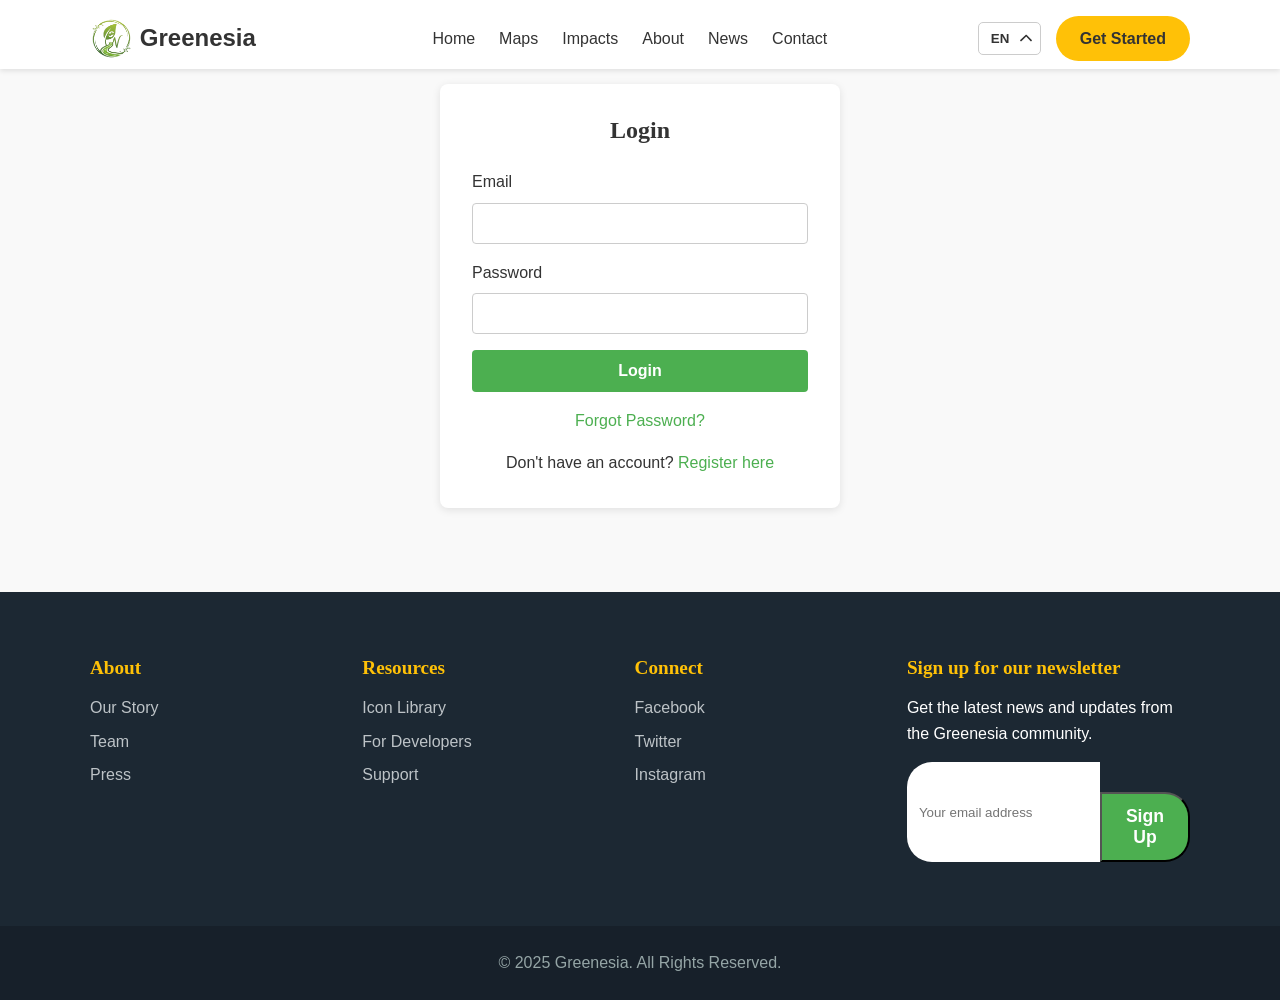
<file: login.html>
<!DOCTYPE html>
<html lang="en">
<head>
  <meta charset="UTF-8">
  <meta name="viewport" content="width=device-width, initial-scale=1.0">
  <title>Login - Greenesia</title>
  <link rel="icon" href="img/Logo_utama.png">
  <link rel="stylesheet" href="css/style.css?v=3.0">
  <style>
    .login-section {
      padding: 4rem 0;
      display: flex;
      justify-content: center;
      align-items: center;
      min-height: calc(100vh - 70px - 238px); /* 70px for header, 238px for footer */
    }
    .login-container {
      background-color: #fff;
      padding: 2rem;
      border-radius: 8px;
      box-shadow: 0 2px 8px rgba(0,0,0,0.1);
      width: 100%;
      max-width: 400px;
    }
    .login-container h1 {
      text-align: center;
      margin-bottom: 1.5rem;
    }
    .form-group {
      margin-bottom: 1rem;
    }
    .form-group label {
      display: block;
      margin-bottom: 0.5rem;
    }
    .form-group input {
      width: 100%;
      padding: 0.75rem;
      border: 1px solid #ccc;
      border-radius: 4px;
    }
    .form-group button {
      width: 100%;
      padding: 0.75rem;
      border: none;
      border-radius: 4px;
      background-color: var(--primary-color);
      color: var(--light-text);
      font-size: 1rem;
      font-weight: bold;
      cursor: pointer;
      transition: background-color 0.3s ease;
    }
    .form-group button:hover {
      background-color: var(--secondary-color);
    }
  </style>
</head>
<body>

  <header class="site-header site-header-solid">
    <div class="container navbar">
      <div class="navbar-brand">
        <a href="/">
          <img src="img/Logo_utama.png" alt="Greenesia Logo" class="logo">
          <span data-i18n="greenesia">Greenesia</span>
        </a>
      </div>
      <div class="nav-wrapper">
        <button class="close-menu">&times;</button>
        <nav class="main-nav">
          <ul>
            <li><a href="/" data-i18n="home">Home</a></li>
            <li><a href="/maps" data-i18n="maps">Maps</a></li>
            <li><a href="/impacts" data-i18n="impacts">Impacts</a></li>
            <li><a href="/about" data-i18n="about">About</a></li>
            <li><a href="/news" data-i18n="news">News</a></li>
            <li><a href="/contact" data-i18n="contact">Contact</a></li>
          </ul>
        </nav>
        <div class="nav-actions">
          <select class="language-switcher">
            <option value="en" selected>EN</option>
            <option value="id">ID</option>
          </select>
          <a href="#" class="button button-donate" data-i18n="getStarted">Get Started</a>
        </div>
      </div>
      <div class="custom-dropdown language-switcher-mobile">
        <div class="dropdown-trigger">
          <span class="selected-lang">EN</span>
        </div>
        <div class="dropdown-options">
          <div class="dropdown-option" data-value="en">EN</div>
          <div class="dropdown-option" data-value="id">ID</div>
        </div>
      </div>
      <button class="hamburger-menu">&#9776;</button>
    </div>
  </header>

  <div class="overlay"></div>

  <main>
    <section class="login-section">
      <div class="login-container">
        <h1 data-i18n="loginTitle">Login</h1>
        <div id="login-message" style="display: none; padding: 10px; margin-bottom: 15px; border-radius: 4px;"></div>
        <form id="login-form" action="#" method="post">
          <div class="form-group">
            <label for="email" data-i18n="emailLabel">Email</label>
            <input type="email" id="email" name="email" required>
          </div>
          <div class="form-group">
            <label for="password" data-i18n="passwordLabel">Password</label>
            <input type="password" id="password" name="password" required>
          </div>
          <div class="form-group">
            <button type="submit" data-i18n="loginButton">Login</button>
          </div>
          <p style="text-align: center; margin-top: 1rem;"><a href="/forgot-password" data-i18n="forgotPassword">Forgot Password?</a></p>
        </form>
        <p style="text-align: center; margin-top: 1rem;"><span data-i18n="noAccount">Don't have an account?</span> <a href="/register" data-i18n="registerHere">Register here</a></p>
      </div>
    </section>
  </main>

  <footer class="site-footer-main">
    <div class="container">
      <div class="footer-grid">
        <div class="footer-column">
          <h4 data-i18n="footerAbout">About</h4>
          <ul>
            <li><a href="/about" data-i18n="footerOurStory">Our Story</a></li>
            <li><a href="/about" data-i18n="footerTeam">Team</a></li>
            <li><a href="#" data-i18n="footerPress">Press</a></li>
          </ul>
        </div>
        <div class="footer-column">
          <h4 data-i18n="footerResources">Resources</h4>
          <ul>
            <li><a href="#" data-i18n="footerIconLibrary">Icon Library</a></li>
            <li><a href="#" data-i18n="footerForDevelopers">For Developers</a></li>
            <li><a href="#" data-i18n="footerSupport">Support</a></li>
          </ul>
        </div>
        <div class="footer-column">
          <h4 data-i18n="footerConnect">Connect</h4>
          <div class="social-links">
            <a href="#">Facebook</a>
            <a href="#">Twitter</a>
            <a href="#">Instagram</a>
          </div>
        </div>
        <div class="footer-column newsletter">
          <h4 data-i18n="footerNewsletter">Sign up for our newsletter</h4>
          <p data-i18n="footerNewsletterText">Get the latest news and updates from the Greenesia community.</p>
          <form class="newsletter-form">
            <input type="email" placeholder="Your email address" data-i18n="[placeholder]footerEmailPlaceholder">
            <button type="submit" class="button button-primary" data-i18n="footerSignUp">Sign Up</button>
          </form>
        </div>
      </div>
    </div>
  </footer>

  <footer class="site-footer-bottom">
    <div class="container">
      <p data-i18n="footerCopyright">&copy; 2025 Greenesia. All Rights Reserved.</p>
    </div>
  </footer>

  <script src="js/toast.js?v=2"></script>
  <script src="js/main.js?v=2"></script>
  <script src="js/language.js?v=2"></script>
  <script src="js/custom-dropdown.js?v=2"></script>
  <script src="js/api.js?v=2"></script>
  <script src="js/auth.js?v=2"></script>
</body>
</html>
</file>
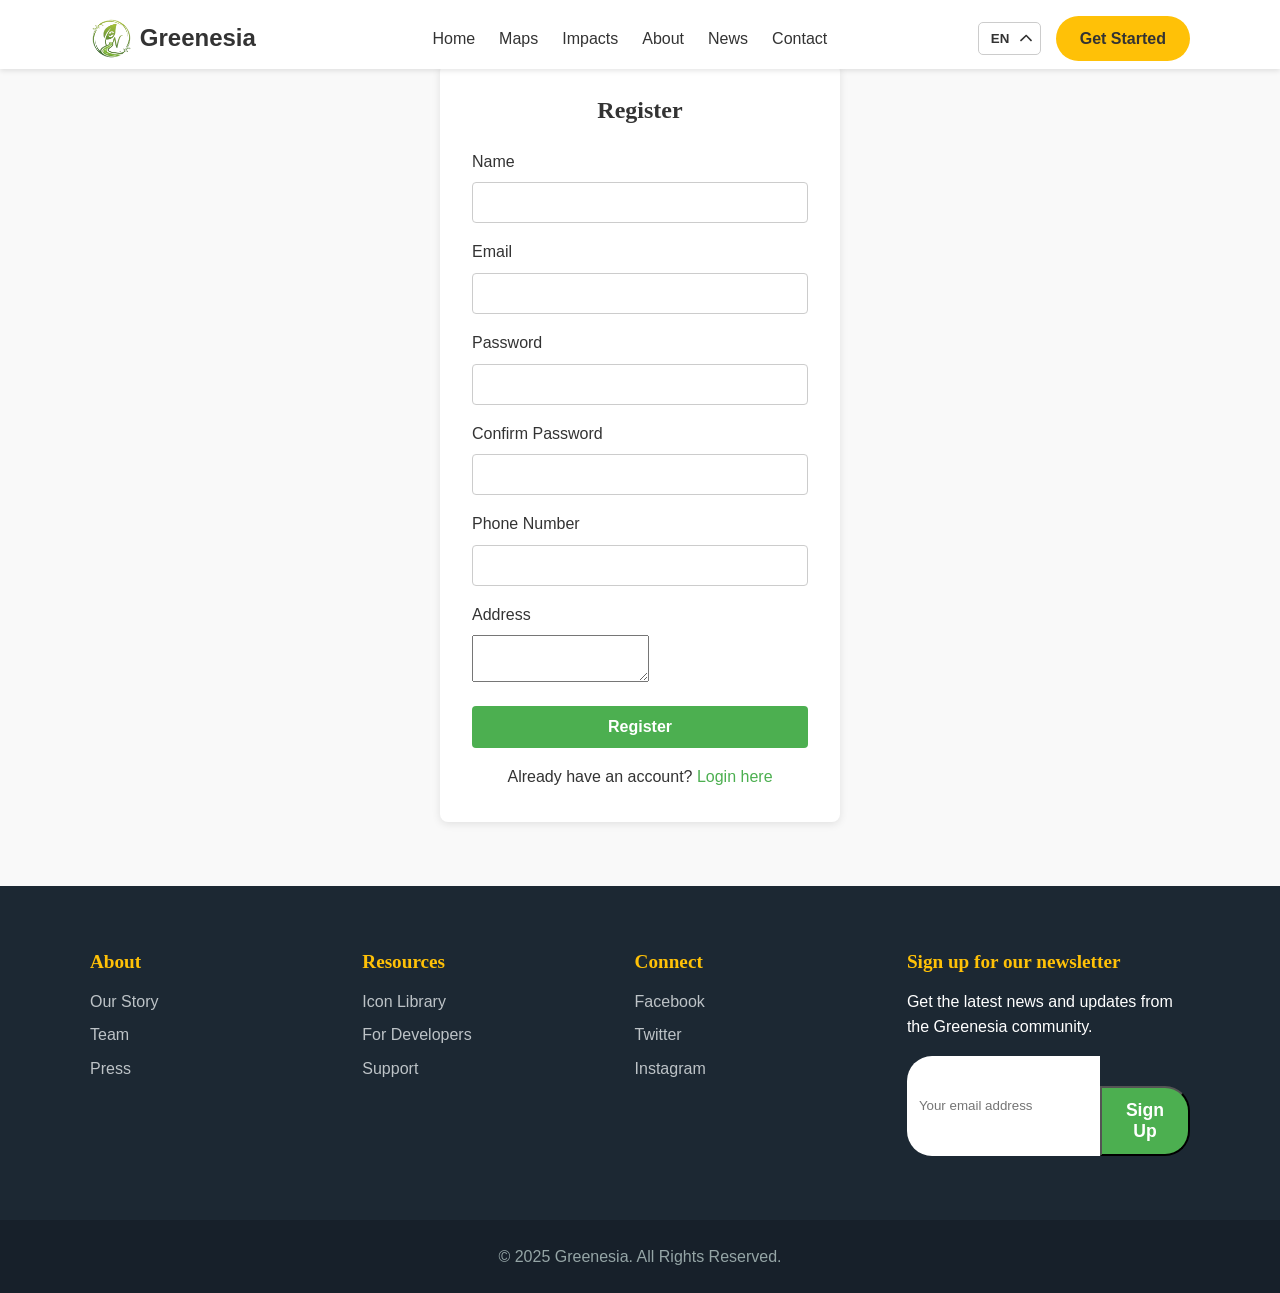
<file: register.html>
<!DOCTYPE html>
<html lang="en">
<head>
  <meta charset="UTF-8">
  <meta name="viewport" content="width=device-width, initial-scale=1.0">
  <title>Register - Greenesia</title>
  <link rel="icon" href="img/Logo_utama.png">
  <link rel="stylesheet" href="css/style.css?v=3.0">
  <style>
    .register-section {
      padding: 4rem 0;
      display: flex;
      justify-content: center;
      align-items: center;
      min-height: calc(100vh - 70px - 238px); /* 70px for header, 238px for footer */
    }
    .register-container {
      background-color: #fff;
      padding: 2rem;
      border-radius: 8px;
      box-shadow: 0 2px 8px rgba(0,0,0,0.1);
      width: 100%;
      max-width: 400px;
    }
    .register-container h1 {
      text-align: center;
      margin-bottom: 1.5rem;
    }
    .form-group {
      margin-bottom: 1rem;
    }
    .form-group label {
      display: block;
      margin-bottom: 0.5rem;
    }
    .form-group input {
      width: 100%;
      padding: 0.75rem;
      border: 1px solid #ccc;
      border-radius: 4px;
    }
    .form-group button {
      width: 100%;
      padding: 0.75rem;
      border: none;
      border-radius: 4px;
      background-color: var(--primary-color);
      color: var(--light-text);
      font-size: 1rem;
      font-weight: bold;
      cursor: pointer;
      transition: background-color 0.3s ease;
    }
    .form-group button:hover {
      background-color: var(--secondary-color);
    }
  </style>
</head>
<body>

  <header class="site-header site-header-solid">
    <div class="container navbar">
      <div class="navbar-brand">
        <a href="/">
          <img src="img/Logo_utama.png" alt="Greenesia Logo" class="logo">
          <span data-i18n="greenesia">Greenesia</span>
        </a>
      </div>
      <div class="nav-wrapper">
        <button class="close-menu">&times;</button>
        <nav class="main-nav">
          <ul>
            <li><a href="/" data-i18n="home">Home</a></li>
            <li><a href="/maps" data-i18n="maps">Maps</a></li>
            <li><a href="/impacts" data-i18n="impacts">Impacts</a></li>
            <li><a href="/about" data-i18n="about">About</a></li>
            <li><a href="/news" data-i18n="news">News</a></li>
            <li><a href="/contact" data-i18n="contact">Contact</a></li>
          </ul>
        </nav>
        <div class="nav-actions">
          <select class="language-switcher">
            <option value="en" selected>EN</option>
            <option value="id">ID</option>
          </select>
          <a href="#" class="button button-donate" data-i18n="getStarted">Get Started</a>
        </div>
      </div>
      <div class="custom-dropdown language-switcher-mobile">
        <div class="dropdown-trigger">
          <span class="selected-lang">EN</span>
        </div>
        <div class="dropdown-options">
          <div class="dropdown-option" data-value="en">EN</div>
          <div class="dropdown-option" data-value="id">ID</div>
        </div>
      </div>
      <button class="hamburger-menu">&#9776;</button>
    </div>
  </header>

  <div class="overlay"></div>

  <main>
    <section class="register-section">
      <div class="register-container">
        <h1 data-i18n="registerTitle">Register</h1>
        <div id="register-message" style="display: none; padding: 10px; margin-bottom: 15px; border-radius: 4px;"></div>
        <form id="register-form" action="#" method="post">
          <div class="form-group">
            <label for="name" data-i18n="nameLabel">Name</label>
            <input type="text" id="name" name="name" required>
          </div>
          <div class="form-group">
            <label for="email" data-i18n="emailLabel">Email</label>
            <input type="email" id="email" name="email" required>
          </div>
          <div class="form-group">
            <label for="password" data-i18n="passwordLabel">Password</label>
            <input type="password" id="password" name="password" required>
          </div>
          <div class="form-group">
            <label for="password_confirmation" data-i18n="confirmPasswordLabel">Confirm Password</label>
            <input type="password" id="password_confirmation" name="password_confirmation" required>
          </div>
          <div class="form-group">
            <label for="phone" data-i18n="phoneLabel">Phone Number</label>
            <input type="tel" id="phone" name="phone">
          </div>
          <div class="form-group">
            <label for="address" data-i18n="addressLabel">Address</label>
            <textarea id="address" name="address" rows="3"></textarea>
          </div>
          <div class="form-group">
            <button type="submit" data-i18n="registerButton">Register</button>
          </div>
        </form>
        <p style="text-align: center; margin-top: 1rem;"><span data-i18n="haveAccount">Already have an account?</span> <a href="/login" data-i18n="loginHere">Login here</a></p>
      </div>
    </section>
  </main>

  <footer class="site-footer-main">
    <div class="container">
      <div class="footer-grid">
        <div class="footer-column">
          <h4 data-i18n="footerAbout">About</h4>
          <ul>
            <li><a href="/about" data-i18n="footerOurStory">Our Story</a></li>
            <li><a href="/about" data-i18n="footerTeam">Team</a></li>
            <li><a href="#" data-i18n="footerPress">Press</a></li>
          </ul>
        </div>
        <div class="footer-column">
          <h4 data-i18n="footerResources">Resources</h4>
          <ul>
            <li><a href="#" data-i18n="footerIconLibrary">Icon Library</a></li>
            <li><a href="#" data-i18n="footerForDevelopers">For Developers</a></li>
            <li><a href="#" data-i18n="footerSupport">Support</a></li>
          </ul>
        </div>
        <div class="footer-column">
          <h4 data-i18n="footerConnect">Connect</h4>
          <div class="social-links">
            <a href="#">Facebook</a>
            <a href="#">Twitter</a>
            <a href="#">Instagram</a>
          </div>
        </div>
        <div class="footer-column newsletter">
          <h4 data-i18n="footerNewsletter">Sign up for our newsletter</h4>
          <p data-i18n="footerNewsletterText">Get the latest news and updates from the Greenesia community.</p>
          <form class="newsletter-form">
            <input type="email" placeholder="Your email address" data-i18n="[placeholder]footerEmailPlaceholder">
            <button type="submit" class="button button-primary" data-i18n="footerSignUp">Sign Up</button>
          </form>
        </div>
      </div>
    </div>
  </footer>

  <footer class="site-footer-bottom">
    <div class="container">
      <p data-i18n="footerCopyright">&copy; 2025 Greenesia. All Rights Reserved.</p>
    </div>
  </footer>

  <script src="js/toast.js?v=2"></script>
  <script src="js/main.js?v=2"></script>
  <script src="js/language.js?v=2"></script>
  <script src="js/custom-dropdown.js?v=2"></script>
  <script src="js/api.js?v=2"></script>
  <script src="js/auth.js?v=2"></script>
</body>
</html>
</file>
<file: css/style.css>
:root {
  --primary-color: #4CAF50;
  --secondary-color: #388E3C;
  --accent-color: #FFC107;
  --dark-text: #333333;
  --light-text: #ffffff;
  --body-font: 'Helvetica Neue', Arial, sans-serif;
  --heading-font: 'Georgia', serif;
}

*,
*::before,
*::after {
  box-sizing: border-box;
  margin: 0;
  padding: 0;
}

html {
  scroll-behavior: smooth;
}

body {
  font-family: var(--body-font);
  font-size: 16px;
  line-height: 1.6;
  color: var(--dark-text);
  background-color: #f9f9f9;
  overflow-y: scroll;
}

h1, h2, h3, h4, h5, h6 {
  font-family: var(--heading-font);
  font-weight: bold;
  line-height: 1.2;
  margin-bottom: 1rem;
}

a {
  color: var(--primary-color);
  text-decoration: none;
}

img {
  max-width: 100%;
  height: auto;
  display: block;
}

.container {
  width: 90%;
  max-width: 1100px;
  margin: 0 auto;
}


main {
  display: block;
  width: 100%;
  overflow: visible;
  position: relative;
}

.site-header {
  background-color: transparent;
  position: fixed;
  top: 0;
  left: 0;
  width: 100%;
  z-index: 2000;
  padding: 1rem 0;
  transition: background-color 0.3s ease, padding 0.3s ease;
}

.site-header.scrolled, .site-header-solid {
  background-color: white;
  box-shadow: 0 2px 5px rgba(0,0,0,0.1);
  padding: 0.5rem 0;
}

.navbar {
  display: flex;
  justify-content: space-between;
  align-items: center;
  z-index: 1000;
}

.nav-actions {
  display: flex;
  align-items: center;
  gap: 15px;
}

.navbar-brand a {
  display: flex;
  align-items: center;
  text-decoration: none;
  color: var(--light-text);
  font-weight: bold;
  font-size: 1.5rem;
}

.site-header.scrolled .navbar-brand a, .site-header-solid .navbar-brand a {
  color: var(--dark-text);
}

.navbar-brand .logo {
  height: 40px;
  margin-right: 0.5rem;
}

.main-nav ul {
  list-style: none;
  display: flex;
  gap: 1.5rem;
  justify-content: center; /* Added for centering */
  width: 100%;
  margin-left: 25px; /* Added to ensure it takes full width for centering */
}

.main-nav a {
  text-decoration: none;
  color: var(--light-text);
  font-weight: 500;
  padding: 0.25rem 0;
  border-bottom: 2px solid transparent;
  transition: border-color 0.3s ease, color 0.3s ease;
}

.site-header.scrolled .main-nav a, .site-header-solid .main-nav a {
  color: var(--dark-text);
}

.main-nav a:hover {
  border-color: var(--accent-color);
}

.site-header.scrolled .main-nav a:hover, .site-header-solid .main-nav a:hover {
  border-color: var(--primary-color);
}

.site-header-white {
  background-color: white;
  box-shadow: 0 2px 5px rgba(0,0,0,0.1);
  padding: 0.5rem 0;
}

.site-header-white .navbar-brand a {
  color: var(--dark-text);
}

.site-header-white .main-nav a {
  color: var(--dark-text);
}

.site-header-white .hamburger-menu {
  color: var(--dark-text);
}

.button {
  padding: 0.6rem 1.5rem;
  border-radius: 25px;
  text-decoration: none;
  font-weight: bold;
  display: inline-block;
  transition: background-color 0.3s ease, color 0.3s ease;
}

.button-donate {
  background-color: var(--accent-color);
  color: var(--dark-text);
}

.button-donate:hover {
  background-color: #FFD54F;
}

.user-menu {
  position: relative;
}

.user-menu-toggle {
  display: flex;
  align-items: center;
  gap: 8px;
  background-color: var(--primary-color);
  color: white;
  border: none;
  padding: 8px 16px;
  border-radius: 20px;
  cursor: pointer;
  font-size: 14px;
  font-weight: 500;
  transition: background-color 0.3s ease;
}

.user-menu-toggle:hover {
  background-color: var(--secondary-color);
}

.user-menu-toggle svg {
  width: 20px;
  height: 20px;
}

.user-name {
  max-width: 120px;
  overflow: hidden;
  text-overflow: ellipsis;
  white-space: nowrap;
}

.user-dropdown {
  position: absolute;
  top: calc(100% + 10px);
  right: 0;
  background: white;
  border-radius: 8px;
  box-shadow: 0 4px 12px rgba(0,0,0,0.15);
  min-width: 240px;
  opacity: 0;
  visibility: hidden;
  transform: translateY(-10px);
  transition: opacity 0.3s ease, transform 0.3s ease, visibility 0.3s;
  z-index: 1000;
}

.user-dropdown.show {
  opacity: 1;
  visibility: visible;
  transform: translateY(0);
}

.user-info {
  padding: 16px;
  border-bottom: 1px solid #e0e0e0;
}

.user-email {
  font-size: 14px;
  color: #666;
  margin: 0;
}

.dropdown-item {
  display: flex;
  align-items: center;
  gap: 12px;
  padding: 12px 16px;
  color: var(--dark-text);
  text-decoration: none;
  border: none;
  background: none;
  width: 100%;
  text-align: left;
  cursor: pointer;
  transition: background-color 0.2s ease;
  font-size: 14px;
}

.dropdown-item:hover {
  background-color: #f5f5f5;
}

.dropdown-item svg {
  width: 20px;
  height: 20px;
  color: #666;
}

.logout-btn {
  color: #d32f2f;
  border-top: 1px solid #e0e0e0;
}

.logout-btn svg {
  color: #d32f2f;
}

.logout-btn:hover {
  background-color: #ffebee;
}

.hamburger-menu {
  display: none;
  font-size: 2rem;
  background: none;
  border: none;
  cursor: pointer;
  color: var(--light-text);
  z-index: 3001; /* Added to ensure it's above the header */
  position: relative; /* Added to make z-index effective */
}

.site-header.scrolled .hamburger-menu, .site-header-solid .hamburger-menu {
  color: var(--dark-text);
}

.language-switcher {
  padding: 8px 12px;
  border: 1px solid rgba(255, 255, 255, 0.5);
  border-radius: 5px;
  background-color: transparent;
  color: var(--light-text);
  font-weight: bold;
  cursor: pointer;
  appearance: none; /* Remove default select arrow */
  -webkit-appearance: none;
  -moz-appearance: none;
  background-image: url('data:image/svg+xml;charset=US-ASCII,%3Csvg%20xmlns%3D%22http%3A%2F%2Fwww.w3.org%2F2000%2Fsvg%22%20width%3D%22292.4%22%20height%3D%22292.4%22%20viewBox%3D%220%200%20292.4%20292.4%22%3E%3Cpath%20fill%3D%22%23ffffff%22%20d%3D%22M287%20197.9L159.3%2069.2c-4.7-4.7-12.3-4.7-17%200L5.4%20197.9c-4.7%204.7-4.7%2012.3%200%2017l10.6%2010.6c4.7%204.7%2012.3%204.7%2017%200l118.8-118.7L259.4%20225.5c4.7%204.7%2012.3%204.7%2017%200l10.6-10.6c4.7-4.7%204.7-12.3%200-17z%22%2F%3E%3C%2Fsvg%3E'); /* Custom arrow */
  background-repeat: no-repeat;
  background-position: right 8px center;
  background-size: 12px;
  padding-right: 30px; /* Space for the custom arrow */
  transition: background-color 0.3s, color 0.3s, border-color 0.3s;
}

.site-header.scrolled .language-switcher, .site-header-solid .language-switcher {
  border: 1px solid #ccc;
  background-color: white;
  color: var(--dark-text);
  background-image: url('data:image/svg+xml;charset=US-ASCII,%3Csvg%20xmlns%3D%22http%3A%2F%2Fwww.w3.org%2F2000%2Fsvg%22%20width%3D%22292.4%22%20height%3D%22292.4%22%20viewBox%3D%220%200%20292.4%20292.4%22%3E%3Cpath%20fill%3D%22%23333333%22%20d%3D%22M287%20197.9L159.3%2069.2c-4.7-4.7-12.3-4.7-17%200L5.4%20197.9c-4.7%204.7-4.7%2012.3%200%2017l10.6%2010.6c4.7%204.7%2012.3%204.7%2017%200l118.8-118.7L259.4%20225.5c4.7%204.7%2012.3%204.7%2017%200l10.6-10.6c4.7-4.7%204.7-12.3%200-17z%22%2F%3E%3C%2Fsvg%3E'); /* Custom arrow for dark text */
}

.site-header-white .language-switcher {
  border: 1px solid #ccc;
  background-color: white;
  color: var(--dark-text);
  background-image: url('data:image/svg+xml;charset=US-ASCII,%3Csvg%20xmlns%3D%22http%3A%2F%2Fwww.w3.org%2F2000%2Fsvg%22%20width%3D%22292.4%22%20height%3D%22292.4%22%20viewBox%3D%220%200%20292.4%20292.4%22%3E%3Cpath%20fill%3D%22%23333333%22%20d%3D%22M287%20197.9L159.3%2069.2c-4.7-4.7-12.3-4.7-17%200L5.4%20197.9c-4.7%204.7-4.7%2012.3%200%2017l10.6%2010.6c4.7%204.7%2012.3%204.7%2017%200l118.8-118.7L259.4%20225.5c4.7%204.7%2012.3%204.7%2017%200l10.6-10.6c4.7-4.7%204.7-12.3%200-17z%22%2F%3E%3C%2Fsvg%3E'); /* Custom arrow for dark text */
}

.language-switcher option {
  color: var(--dark-text); /* Options always dark */
  background-color: white;
}

.custom-dropdown {
  position: relative;
  margin-left: auto;
  margin-right: 10px;
}

.dropdown-trigger {
  padding: 8px 12px;
  border: 1px solid rgba(255, 255, 255, 0.5);
  border-radius: 5px;
  background-color: transparent;
  color: var(--light-text);
  font-weight: bold;
  cursor: pointer;
  display: flex;
  align-items: center;
  justify-content: space-between;
  transition: background-color 0.3s, color 0.3s, border-color 0.3s;
  width: 70px; /* Adjust width as needed */
}

.site-header.scrolled .dropdown-trigger, .site-header-solid .dropdown-trigger {
  border: 1px solid #ccc;
  background-color: white;
  color: var(--dark-text);
}

.dropdown-trigger::after {
  content: '';
  border: solid var(--light-text);
  border-width: 0 2px 2px 0;
  display: inline-block;
  padding: 3px;
  transform: rotate(45deg);
  -webkit-transform: rotate(45deg);
  margin-left: 5px;
}

.site-header.scrolled .dropdown-trigger::after, .site-header-solid .dropdown-trigger::after {
  border-color: var(--dark-text);
}

.custom-dropdown.active .dropdown-trigger::after {
  transform: rotate(-135deg);
  -webkit-transform: rotate(-135deg);
}

.dropdown-options {
  display: none;
  position: absolute;
  top: 110%;
  left: 0;
  right: 0;
  background-color: white;
  border: 1px solid #ccc;
  border-radius: 5px;
  box-shadow: 0 2px 5px rgba(0,0,0,0.1);
  z-index: 3100;
}

.custom-dropdown.active .dropdown-options {
  display: block;
}

.dropdown-option {
  padding: 10px 12px;
  color: var(--dark-text);
  cursor: pointer;
}

.dropdown-option:hover {
  background-color: #f4f4f4;
}

.language-switcher-mobile {
  margin-right: 10px;
}

.close-menu {
  display: none;
  position: absolute;
  top: 1rem;
  right: 1.5rem;
  font-size: 2.5rem;
  background: none;
  border: none;
  cursor: pointer;
  color: var(--dark-text);
}

.overlay {
  position: fixed;
  top: 0;
  left: 0;
  width: 100%;
  height: 100%;
  background-color: rgba(0, 0, 0, 0.5);
  z-index: 2400;
  opacity: 0;
  visibility: hidden;
  pointer-events: none;
  transition: opacity 0.3s ease, visibility 0.3s ease;
  display: none;
}

.overlay.active {
  opacity: 1;
  visibility: visible;
  pointer-events: auto;
  display: block;
}

.overlay.nav-overlay {
  z-index: 2400;
  pointer-events: auto;
}

.map-page .overlay {
  display: none !important;
  pointer-events: none !important;
  opacity: 0 !important;
  visibility: hidden !important;
}

.sidebar-toggle.hidden,
.recenter-btn.hidden,
.hamburger-menu.hidden {
  opacity: 0 !important;
  visibility: hidden !important;
  pointer-events: none !important;
  transform: scale(0.8) !important;
  transition: opacity 0.3s ease, visibility 0.3s ease, transform 0.3s ease !important;
}

.sidebar-toggle,
.recenter-btn,
.hamburger-menu {
  transition: opacity 0.3s ease, visibility 0.3s ease, transform 0.3s ease;
}

@media (max-width: 850px) {
  /* Hide overlays on mobile - no dark background needed */
  .overlay,
  .sidebar-overlay {
    display: none !important;
    opacity: 0 !important;
    visibility: hidden !important;
    pointer-events: none !important;
  }

  .nav-wrapper {
    position: fixed;
    top: 0;
    right: -100%;
    width: 300px;
    height: 100vh;
    background-color: white;
    box-shadow: -2px 0 5px rgba(0,0,0,0.2);
    z-index: 2200;
    transition: right 0.3s ease-in-out;
    padding: 6rem 2rem 2rem;
    flex-direction: column; /* Changed from display: flex */
    align-items: flex-start;
  }

  .nav-wrapper.active {
    right: 0;
  }

  .main-nav {
    display: block;
  }

  .main-nav ul {
    flex-direction: column;
    gap: 1rem;
    width: 100%;
  }

  .main-nav a {
    color: var(--dark-text);
    font-size: 1.2rem;
  }

  .site-header.scrolled .main-nav a {
    color: var(--dark-text);
  }

  .main-nav a:hover {
    border-color: var(--primary-color);
  }

  .nav-actions {
    margin-top: 2rem;
    width: 100%;
    justify-content: center; /* Center items in mobile nav-actions */
    align-items: center;
  }

  .nav-actions .button-donate {
    display: block;
    text-align: center;
  }

  .nav-actions .language-switcher {
    display: none; /* Hide desktop switcher in mobile nav */
  }

  .hamburger-menu {
    display: block;
    z-index: 2300;
  }

  .close-menu {
    display: block;
  }

  .navbar {
    display: flex;
    justify-content: space-between;
    align-items: center;
  }

  .language-switcher-mobile {
    display: block;
  }

  .nav-wrapper {
    display: none; /* Hide nav-wrapper by default in mobile */
  }

  .nav-wrapper.active {
    display: flex; /* Show nav-wrapper when active */
  }
}

@media (min-width: 851px) {
  .hamburger-menu, .language-switcher-mobile {
    display: none; /* Hide hamburger and mobile switcher in desktop */
  }
  .nav-wrapper {
    display: flex; /* Use flexbox for desktop nav */
    align-items: center;
    gap: 1.5rem; /* Space between nav and actions */
    flex-grow: 1; /* Allow wrapper to grow */
    justify-content: space-between; /* Push nav and actions apart */
  }
  .main-nav {
    flex-grow: 1; /* Allow nav to fill available space */
  }
}


.hero-section {
  height: 100vh;
  background-image: linear-gradient(rgba(0, 0, 0, 0.5), rgba(0, 0, 0, 0.5)), url('../img/kebun-kopi.jpg');
  background-size: cover;
  background-position: center;
  display: flex;
  align-items: center;
  justify-content: center;
  text-align: center;
  color: var(--light-text);
  padding: 0 1rem;
}

.hero-content h1 {
  font-size: 3.5rem;
  margin-bottom: 1rem;
  text-shadow: 2px 2px 4px rgba(0,0,0,0.5);
}

.hero-content p {
  font-size: 1.25rem;
  max-width: 600px;
  margin: 0 auto 2rem auto;
}

.button-primary {
  background-color: var(--primary-color);
  color: var(--light-text);
  font-size: 1.1rem;
  margin-top: 30px;
}

.button-primary:hover {
  background-color: var(--secondary-color);
}

@media (max-width: 768px) {
  .hero-content h1 {
    font-size: 2.5rem;
  }
  .hero-content p {
    font-size: 1rem;
  }
  .hero-sub {
    height: 10vh;
  }
}


.content-section {
  padding: 4rem 0;
}

.two-column-layout {
  display: grid;
  grid-template-columns: 1fr 1fr;
  gap: 3rem;
  align-items: center;
}

.column-right h2 {
  font-size: 2.5rem;
  color: var(--secondary-color);
}

.button-secondary {
  background-color: transparent;
  color: var(--primary-color);
  border: 2px solid var(--primary-color);
}

.button-secondary:hover {
  background-color: var(--primary-color);
  color: var(--light-text);
}

.dark-bg {
  background-color: #263238;
  color: var(--light-text);
}

.dark-bg h2 {
  color: var(--light-text);
}

.dark-bg a:not(.button) {
  color: var(--accent-color);
}

.text-center {
  text-align: center;
}

.three-column-layout {
  display: grid;
  grid-template-columns: repeat(3, 1fr);
  gap: 2rem;
  margin-top: 3rem;
}

.team-layout {
  justify-items: center;
}

.team-member-img {
  border-radius: 50%;
  width: 150px; /* Adjust size as needed */
  height: 150px;
  object-fit: cover;
}

.feature-box .feature-icon {
  margin: 0 auto 1rem auto;
}

.feature-box h3 {
  font-size: 1.5rem;
  color: var(--secondary-color);
}

.light-bg {
  background-color: #f4f4f4;
}

.news-grid {
  display: grid;
  grid-template-columns: repeat(3, 1fr);
  gap: 2rem;
  margin-top: 3rem;
}

.news-card {
  background-color: #ffffff;
  box-shadow: 0 2px 8px rgba(0,0,0,0.1);
  border-radius: 8px;
  overflow: hidden;
  transition: transform 0.3s ease, box-shadow 0.3s ease;
}

.news-card:hover {
  transform: translateY(-5px);
  box-shadow: 0 6px 16px rgba(0,0,0,0.12);
}

.news-card .card-content {
  padding: 1.5rem;
}

.news-card h3 {
  font-size: 1.25rem;
}

.news-card p {
  margin-bottom: 1rem;
}

.news-card a {
  font-weight: bold;
}

.two-column-layout.reverse {
  grid-template-columns: 1fr 1fr;
}

.two-column-layout.reverse .column-left {
  order: 2;
}

.two-column-layout.reverse .column-right {
  order: 1;
}

@media (max-width: 768px) {
  .two-column-layout.reverse {
    grid-template-columns: 1fr;
    margin-top: 50px;
  }

  .two-column-layout.reverse .column-left,
  .two-column-layout.reverse .column-right {
    order: initial;
  }
}


.site-footer-main {
  background-color: #1c2833;
  color: var(--light-text);
  padding: 4rem 0;
}

.footer-grid {
  display: grid;
  grid-template-columns: repeat(4, 1fr);
  gap: 2rem;
}

.footer-column h4 {
  font-size: 1.2rem;
  margin-bottom: 1rem;
  color: var(--accent-color);
}

.footer-column ul {
  list-style: none;
}

.footer-column a {
  color: #bdc3c7;
  text-decoration: none;
  display: block;
  margin-bottom: 0.5rem;
  transition: color 0.3s ease;
}

.footer-column a:hover {
  color: var(--light-text);
}

.social-links a {
  margin-right: 1rem;
}

.newsletter-form {
  display: flex;
  margin-top: 1rem;
}

.newsletter-form input {
  flex-grow: 1;
  padding: 0.75rem;
  border: none;
  border-radius: 25px 0 0 25px;
}

.newsletter-form button {
  border-radius: 0 25px 25px 0;
  padding: 0.75rem 1.5rem;
}

.site-footer-bottom {
  background-color: #17202a;
  color: #95a5a6;
  padding: 1.5rem 0;
  text-align: center;
}

@media (max-width: 850px) {
  .footer-grid {
    grid-template-columns: 1fr 1fr;
  }
  .footer-column.newsletter {
    grid-column: 1 / -1;
  }
}

@media (max-width: 500px) {
  .footer-grid {
    grid-template-columns: 1fr;
  }
}

@media (max-width: 768px) {
  .news-grid {
    grid-template-columns: 1fr !important;
  }

  .two-column-layout {
    grid-template-columns: 1fr !important;
  }

  .three-column-layout {
    grid-template-columns: 1fr !important;
  }
}

.partners-grid {
  display: grid;
  grid-template-columns: repeat(4, 1fr);
  gap: 2rem;
  align-items: center;
  justify-items: center;
}

.partner-logo {
  max-height: 80px;
  max-width: 100%;
}

@media (max-width: 768px) {
  .partners-grid {
    grid-template-columns: 1fr;
  }
}

#plantation-count {
    position: fixed;
    bottom: 20px;
    left: 20px;
    background-color: rgba(0, 0, 0, 0.5);
    color: white;
    padding: 10px;
    border-radius: 5px;
    z-index: 1000;
}

/* Our Mission Section Layout */
.mission-layout {
  display: flex;
  align-items: flex-start; /* Align items to the top */
  gap: 3rem;
}

.mission-layout .column-left {
  flex: 1;
}

.mission-layout .column-right {
  flex: 1;
  display: flex;
  justify-content: center;
  align-items: center;
}

.mission-layout .column-right img {
  max-width: 100%;
  height: auto;
  border-radius: 8px; /* Add a slight border-radius for a softer look */
  box-shadow: 0 4px 8px rgba(0,0,0,0.1); /* Add a subtle shadow */
}

@media (max-width: 768px) {
  .mission-layout {
    flex-direction: column;
    align-items: center; /* Center items on smaller screens */
  }
}

.form-group {
  margin-bottom: 1rem;
}

.form-input, .form-textarea {
  width: 100%;
  padding: 0.5rem;
}

.map-image {
  margin-top: 2rem;
}

.charting-feature-icon {
  width: 500px;
  height: 200px;
  object-fit: cover;
  margin: 0 auto 1rem auto;
}

.youtube-iframe {
  margin: 2rem auto;
  display: block;
}

.more-news-button-container {
  margin-top: 3rem;
}

.sidebar {
  height: 100%;
  width: 0;
  position: fixed;
  z-index: 1001;
  top: 0;
  left: 0;
  background-color: #fff;
  overflow-x: hidden;
  transition: 0.5s;
  padding-top: 60px;
  box-shadow: 2px 0 5px rgba(0,0,0,0.2);
}

.sidebar.active {
  width: 350px;
}

.sidebar .close-btn {
  position: absolute;
  top: 10px;
  right: 25px;
  font-size: 36px;
  margin-left: 50px;
  background: none;
  border: none;
  cursor: pointer;
}

#sidebar-content {
  padding: 20px;
  height: calc(100% - 60px);
  overflow-y: auto;
}
@media (max-width: 768px) {
  .sidebar {
    height: 40vh;
    width: 100%;
    position: fixed;
    bottom: -40vh;
    left: 0;
    top: auto; /* Add this line */
    transition: bottom 0.5s ease-in-out;
    padding-top: 20px;
    box-shadow: 0 -2px 5px rgba(0,0,0,0.2);
    background-color: #fff;
    z-index: 1001;
    visibility: hidden;
  }

  .sidebar.active {
    bottom: 0;
    visibility: visible;
  }

  .sidebar .close-btn {
    top: 5px;
    right: 15px;
    position: absolute;
    font-size: 36px;
    background: none;
    border: none;
    cursor: pointer;
  }

  #sidebar-content {
    height: calc(40vh - 40px);
    overflow-y: auto;
    padding: 20px;
  }
}
.news-card img {
  width: 100%;
  height: 200px; /* or any other fixed height */
  object-fit: cover;
}

@media (max-width: 768px) {
  .news-card img {
    height: 300px;
  }
}

.user-location-marker {
  background: none;
  border: none;
}

.user-accuracy-circle {
  transition: all 0.3s cubic-bezier(0.4, 0, 0.2, 1);
}

.leaflet-interactive.user-accuracy-circle {
  animation: circleBreath 3s ease-in-out infinite;
}

@keyframes circleBreath {
  0%, 100% {
    opacity: 0.7;
  }
  50% {
    opacity: 0.5;
  }
}

.sidebar-toggle {
  position: fixed;
  top: 85px;
  right: 15px;
  z-index: 1000;
  width: 50px;
  height: 50px;
  background: white;
  border: 2px solid rgba(0,0,0,0.3);
  border-radius: 10px;
  cursor: pointer;
  font-size: 24px;
  box-shadow: 0 4px 12px rgba(0,0,0,0.3);
  transition: all 0.3s cubic-bezier(0.4, 0, 0.2, 1);
  display: flex;
  align-items: center;
  justify-content: center;
  pointer-events: auto;
  color: #333;
  user-select: none;
  -webkit-tap-highlight-color: transparent;
}

.sidebar-toggle:hover {
  background: #f0f0f0;
  transform: scale(1.05);
  box-shadow: 0 6px 16px rgba(0,0,0,0.35);
  border-color: rgba(0,0,0,0.4);
}

.sidebar-toggle:active {
  transform: scale(0.95);
  box-shadow: 0 2px 8px rgba(0,0,0,0.25);
}

.recenter-btn {
  position: fixed;
  top: 145px;
  right: 15px;
  z-index: 1000;
  width: 50px;
  height: 50px;
  background: linear-gradient(135deg, #2196F3, #1976D2);
  border: none;
  border-radius: 10px;
  pointer-events: auto;
  cursor: pointer;
  box-shadow: 0 3px 12px rgba(33, 150, 243, 0.4);
  transition: opacity 0.3s ease, transform 0.3s ease, background 0.3s ease, box-shadow 0.3s ease;
  display: flex;
  align-items: center;
  justify-content: center;
  color: white;
}

.recenter-btn:hover {
  background: linear-gradient(135deg, #1976D2, #1565C0);
  transform: scale(1.08);
  box-shadow: 0 5px 18px rgba(33, 150, 243, 0.6);
}

.recenter-btn:active {
  transform: scale(0.95);
}

.recenter-btn:disabled {
  background: #ccc;
  cursor: not-allowed;
  opacity: 0.6;
}

.sidebar-overlay {
  position: fixed;
  top: 0;
  left: 0;
  width: 100%;
  height: 100%;
  background: rgba(255, 255, 255, 0.7);
  z-index: 1050;
  opacity: 0;
  visibility: hidden;
  transition: opacity 0.3s cubic-bezier(0.4, 0, 0.2, 1), visibility 0.3s cubic-bezier(0.4, 0, 0.2, 1);
  pointer-events: none;
  backdrop-filter: blur(2px);
}

.sidebar-overlay.active {
  opacity: 1;
  visibility: visible;
  pointer-events: auto;
}

.control-sidebar {
  position: fixed;
  top: 0;
  right: -380px;
  width: 360px;
  max-width: 90vw;
  height: 100vh;
  background: white;
  box-shadow: -4px 0 20px rgba(0,0,0,0.15);
  transition: right 0.4s cubic-bezier(0.4, 0, 0.2, 1);
  z-index: 1100;
  overflow-y: auto;
  overflow-x: hidden;
  padding: 20px;
  padding-top: 70px;
  pointer-events: auto;
  -webkit-overflow-scrolling: touch;
}

.control-sidebar.active {
  right: 0;
  pointer-events: auto;
}

.sidebar-close {
  position: absolute;
  top: 15px;
  right: 15px;
  width: 36px;
  height: 36px;
  background: #f5f5f5;
  border: 1px solid #e0e0e0;
  border-radius: 8px;
  cursor: pointer;
  font-size: 24px;
  color: #666;
  display: flex;
  align-items: center;
  justify-content: center;
  transition: all 0.2s ease;
  z-index: 10;
  padding: 0;
  line-height: 1;
}

.sidebar-close:hover {
  background: #e0e0e0;
  color: #333;
  transform: rotate(90deg);
}

.sidebar-close:active {
  transform: rotate(90deg) scale(0.95);
}

.control-sidebar::-webkit-scrollbar {
  width: 6px;
}

.control-sidebar::-webkit-scrollbar-track {
  background: #f9f9f9;
  border-radius: 10px;
}

.control-sidebar::-webkit-scrollbar-thumb {
  background: #d0d0d0;
  border-radius: 10px;
}

.control-sidebar::-webkit-scrollbar-thumb:hover {
  background: #b0b0b0;
}

.sidebar-header {
  margin-bottom: 20px;
  padding-bottom: 15px;
  border-bottom: 2px solid #e0e0e0;
}

.sidebar-header h3 {
  font-size: 1.5rem;
  color: var(--primary-color);
  margin: 0;
  padding-right: 40px;
}

.sidebar-section {
  margin-bottom: 25px;
  padding: 15px;
  background: white;
  border-radius: 8px;
  border: 1px solid #e0e0e0;
  pointer-events: auto;
  opacity: 1;
  transform: translateX(0);
  transition: opacity 0.3s ease, transform 0.3s ease;
}

.sidebar-section h4 {
  font-size: 1.1rem;
  color: var(--dark-text);
  margin-bottom: 10px;
  border-bottom: 1px solid #ddd;
  padding-bottom: 8px;
  pointer-events: auto;
}

.sidebar-section .empty-state {
  color: #999;
  font-style: italic;
  font-size: 0.9rem;
  margin: 0;
}

#location-info p {
  margin: 5px 0;
  font-size: 0.9rem;
  color: var(--dark-text);
}

#saved-locations-list {
  max-height: 300px;
  overflow-y: auto;
}

.saved-location-item {
  background: white;
  padding: 12px;
  margin-bottom: 10px;
  border-radius: 6px;
  border-left: 4px solid var(--primary-color);
  cursor: pointer;
  transition: transform 0.2s ease, box-shadow 0.2s ease;
  pointer-events: auto;
}

.saved-location-item:hover {
  transform: translateX(-5px);
  box-shadow: 0 2px 8px rgba(0,0,0,0.1);
}

.saved-location-item h5 {
  margin: 0 0 5px 0;
  font-size: 1rem;
  color: var(--primary-color);
}

.saved-location-item .location-type {
  display: inline-block;
  padding: 2px 8px;
  background: var(--accent-color);
  color: var(--dark-text);
  border-radius: 4px;
  font-size: 0.75rem;
  font-weight: bold;
  margin-bottom: 5px;
}

.saved-location-item p {
  margin: 3px 0;
  font-size: 0.85rem;
  color: #666;
}

.saved-location-item .delete-btn {
  background: #f44336;
  color: white;
  border: none;
  padding: 5px 10px;
  border-radius: 4px;
  cursor: pointer;
  font-size: 0.8rem;
  margin-top: 8px;
  transition: background 0.2s ease;
  pointer-events: auto;
}

.saved-location-item .delete-btn:hover {
  background: #d32f2f;
}

.save-current-btn {
  width: 100%;
  padding: 12px 16px;
  background: linear-gradient(135deg, #2ecc71, #27ae60);
  color: white;
  border: none;
  border-radius: 8px;
  font-size: 0.95rem;
  font-weight: 600;
  cursor: pointer;
  display: flex;
  align-items: center;
  justify-content: center;
  gap: 8px;
  transition: all 0.3s ease;
  box-shadow: 0 2px 8px rgba(46, 204, 113, 0.3);
  margin-bottom: 16px;
}

.save-current-btn:hover {
  background: linear-gradient(135deg, #27ae60, #229954);
  transform: translateY(-2px);
  box-shadow: 0 4px 12px rgba(46, 204, 113, 0.4);
}

.save-current-btn:active {
  transform: translateY(0);
}

.empty-state-container {
  text-align: center;
  padding: 24px 16px;
}

.empty-icon {
  font-size: 3rem;
  margin-bottom: 12px;
  opacity: 0.6;
}

.empty-message {
  font-size: 0.95rem;
  color: #666;
  margin-bottom: 16px;
}

.empty-hint {
  font-size: 0.8rem;
  color: #999;
  margin-top: 12px;
  font-style: italic;
}

.loading-container {
  text-align: center;
  padding: 32px 16px;
}

.spinner {
  width: 40px;
  height: 40px;
  margin: 0 auto 16px;
  border: 4px solid #f3f3f3;
  border-top: 4px solid #2ecc71;
  border-radius: 50%;
  animation: spin 1s linear infinite;
}

@keyframes spin {
  0% { transform: rotate(0deg); }
  100% { transform: rotate(360deg); }
}

.saved-locations-count {
  padding: 8px 12px;
  background: #f8f9fa;
  border-radius: 6px;
  font-size: 0.85rem;
  color: #666;
  margin-bottom: 12px;
  text-align: center;
  font-weight: 500;
}

.saved-locations-container {
  display: flex;
  flex-direction: column;
  gap: 12px;
}

.saved-location-card {
  background: white;
  border: 1px solid #e0e0e0;
  border-radius: 10px;
  overflow: hidden;
  transition: all 0.3s ease;
  box-shadow: 0 2px 4px rgba(0,0,0,0.05);
}

.saved-location-card:hover {
  box-shadow: 0 4px 12px rgba(0,0,0,0.1);
  transform: translateY(-2px);
}

.location-card-header {
  display: flex;
  align-items: center;
  gap: 12px;
  padding: 12px;
  background: #f8f9fa;
  border-bottom: 1px solid #e0e0e0;
}

.location-icon {
  width: 40px;
  height: 40px;
  border-radius: 8px;
  display: flex;
  align-items: center;
  justify-content: center;
  font-size: 1.4rem;
  flex-shrink: 0;
  background: #2ecc71;
  color: white;
}

.location-info-header {
  flex: 1;
  min-width: 0;
}

.location-name {
  margin: 0 0 4px 0;
  font-size: 1rem;
  font-weight: 600;
  color: #333;
  overflow: hidden;
  text-overflow: ellipsis;
  white-space: nowrap;
}

.location-type-badge {
  display: inline-block;
  padding: 2px 8px;
  border-radius: 4px;
  font-size: 0.7rem;
  font-weight: 600;
  text-transform: uppercase;
  color: white;
  letter-spacing: 0.5px;
}

.location-card-body {
  padding: 12px;
}

.location-notes {
  font-size: 0.85rem;
  color: #666;
  margin: 0 0 10px 0;
  line-height: 1.4;
}

.location-coords {
  display: flex;
  align-items: center;
  gap: 6px;
  padding: 8px;
  background: #f8f9fa;
  border-radius: 6px;
  margin-bottom: 8px;
}

.coord-icon {
  font-size: 1rem;
}

.coord-text {
  font-family: 'Courier New', monospace;
  font-size: 0.8rem;
  color: #666;
  flex: 1;
  overflow: hidden;
  text-overflow: ellipsis;
}

.location-meta {
  display: flex;
  align-items: center;
  gap: 12px;
  font-size: 0.75rem;
  color: #999;
}

.meta-item {
  display: flex;
  align-items: center;
  gap: 4px;
}

.location-card-actions {
  display: flex;
  gap: 6px;
  padding: 8px;
  background: #f8f9fa;
  border-top: 1px solid #e0e0e0;
}

.action-btn {
  flex: 1;
  padding: 8px 10px;
  border: none;
  border-radius: 6px;
  font-size: 0.8rem;
  font-weight: 500;
  cursor: pointer;
  display: flex;
  align-items: center;
  justify-content: center;
  gap: 4px;
  transition: all 0.2s ease;
  background: white;
  color: #666;
  border: 1px solid #e0e0e0;
}

.action-btn:hover {
  transform: translateY(-1px);
  box-shadow: 0 2px 6px rgba(0,0,0,0.1);
}

.view-btn:hover {
  background: #3498db;
  color: white;
  border-color: #3498db;
}

.directions-btn:hover {
  background: #9b59b6;
  color: white;
  border-color: #9b59b6;
}

.delete-btn-icon {
  flex: 0 0 auto;
  padding: 8px;
}

.delete-btn-icon:hover {
  background: #e74c3c;
  color: white;
  border-color: #e74c3c;
}

.custom-popup .leaflet-popup-content-wrapper {
  padding: 0;
  border-radius: 8px;
  box-shadow: 0 4px 12px rgba(0,0,0,0.15);
  overflow: hidden;
  max-width: 280px;
}

.custom-popup .leaflet-popup-content {
  margin: 0;
  width: 100% !important;
  min-width: 240px;
}

.custom-popup .leaflet-popup-tip {
  background: white;
}

.location-popup-container {
  font-family: -apple-system, BlinkMacSystemFont, 'Segoe UI', Roboto, sans-serif;
  font-size: 13px;
}

.popup-header {
  padding: 10px 12px;
  color: white;
  display: flex;
  align-items: center;
  gap: 8px;
}

.popup-icon {
  font-size: 1.4rem;
  line-height: 1;
}

.popup-title {
  margin: 0;
  font-size: 0.95rem;
  font-weight: 600;
  flex: 1;
  line-height: 1.3;
}

.popup-body {
  padding: 10px 12px;
  background: white;
}

.popup-section {
  margin-bottom: 10px;
}

.popup-section:last-of-type {
  margin-bottom: 0;
}

.popup-section-title {
  font-size: 0.75rem;
  font-weight: 600;
  color: #666;
  margin: 0 0 6px 0;
  text-transform: uppercase;
  letter-spacing: 0.3px;
}

.popup-coords {
  font-family: 'Courier New', monospace;
  font-size: 0.8rem;
  padding: 6px 8px;
  background: #f8f9fa;
  border-radius: 4px;
  color: #333;
  text-align: center;
}

.popup-table {
  width: 100%;
  border-collapse: collapse;
}

.popup-table tr {
  border-bottom: 1px solid #f0f0f0;
}

.popup-table tr:last-child {
  border-bottom: none;
}

.popup-label {
  padding: 4px 6px 4px 0;
  font-size: 0.7rem;
  color: #888;
  font-weight: 500;
  width: 35%;
  vertical-align: top;
}

.popup-value {
  padding: 4px 0;
  font-size: 0.75rem;
  color: #333;
  font-weight: 400;
  word-break: break-word;
}

.popup-actions {
  display: flex;
  gap: 6px;
  margin-top: 10px;
  padding-top: 10px;
  border-top: 1px solid #f0f0f0;
}

.popup-btn {
  flex: 1;
  padding: 7px 10px;
  border: none;
  border-radius: 6px;
  font-size: 0.75rem;
  font-weight: 600;
  cursor: pointer;
  display: flex;
  align-items: center;
  justify-content: center;
  gap: 4px;
  transition: all 0.2s ease;
}

.save-btn {
  background: linear-gradient(135deg, #2ecc71, #27ae60);
  color: white;
  box-shadow: 0 2px 6px rgba(46, 204, 113, 0.25);
}

.save-btn:hover {
  background: linear-gradient(135deg, #27ae60, #229954);
  transform: translateY(-1px);
  box-shadow: 0 3px 10px rgba(46, 204, 113, 0.35);
}

.directions-btn {
  background: linear-gradient(135deg, #3498db, #2980b9);
  color: white;
  box-shadow: 0 2px 6px rgba(52, 152, 219, 0.25);
}

.directions-btn:hover {
  background: linear-gradient(135deg, #2980b9, #21618c);
  transform: translateY(-1px);
  box-shadow: 0 3px 10px rgba(52, 152, 219, 0.35);
}

.save-modal {
  position: fixed;
  top: 0;
  left: 0;
  right: 0;
  bottom: 0;
  z-index: 10000;
  display: flex;
  align-items: center;
  justify-content: center;
  animation: modalFadeIn 0.3s ease;
}

@keyframes modalFadeIn {
  from {
    opacity: 0;
  }
  to {
    opacity: 1;
  }
}

.save-modal-overlay {
  position: absolute;
  top: 0;
  left: 0;
  right: 0;
  bottom: 0;
  background: rgba(0, 0, 0, 0.5);
  backdrop-filter: blur(4px);
  animation: overlayFadeIn 0.3s ease;
  pointer-events: auto;
}

@keyframes overlayFadeIn {
  from {
    opacity: 0;
  }
  to {
    opacity: 1;
  }
}

.save-modal-content {
  position: relative;
  background: white;
  border-radius: 20px;
  box-shadow: 0 24px 60px rgba(0, 0, 0, 0.25), 0 0 1px rgba(0, 0, 0, 0.1);
  max-width: 440px;
  width: 90%;
  animation: modalSlideUp 0.4s cubic-bezier(0.16, 1, 0.3, 1);
  overflow: hidden;
}

@keyframes modalSlideUp {
  from {
    transform: translateY(40px) scale(0.95);
    opacity: 0;
  }
  to {
    transform: translateY(0) scale(1);
    opacity: 1;
  }
}

.save-modal-header {
  padding: 24px 28px;
  background: linear-gradient(135deg, #2ecc71 0%, #27ae60 100%);
  color: white;
  display: flex;
  align-items: center;
  justify-content: space-between;
  border-bottom: 3px solid rgba(255, 255, 255, 0.2);
}

.save-modal-title {
  display: flex;
  align-items: center;
  gap: 12px;
}

.save-modal-title h3 {
  margin: 0;
  font-size: 1.35rem;
  font-weight: 600;
  letter-spacing: -0.02em;
}

.save-modal-close {
  background: rgba(255, 255, 255, 0.15);
  border: 2px solid rgba(255, 255, 255, 0.3);
  color: white;
  font-size: 24px;
  width: 38px;
  height: 38px;
  border-radius: 50%;
  cursor: pointer;
  display: flex;
  align-items: center;
  justify-content: center;
  transition: all 0.25s cubic-bezier(0.4, 0, 0.2, 1);
  line-height: 1;
  padding: 0;
}

.save-modal-close:hover {
  background: rgba(255, 255, 255, 0.25);
  border-color: rgba(255, 255, 255, 0.5);
  transform: rotate(90deg) scale(1.05);
}

.save-modal-body {
  padding: 32px 28px;
}

.save-modal-label {
  display: block;
  text-align: left;
  font-size: 0.9rem;
  font-weight: 600;
  color: #333;
  margin-bottom: 10px;
  letter-spacing: -0.01em;
}

.save-location-input {
  width: 100%;
  padding: 15px 18px;
  border: 2px solid #e8e8e8;
  border-radius: 12px;
  font-size: 1.05rem;
  transition: all 0.25s cubic-bezier(0.4, 0, 0.2, 1);
  outline: none;
  box-sizing: border-box;
  background: #fafafa;
  font-weight: 500;
}

.save-location-input:hover {
  border-color: #d0d0d0;
  background: #ffffff;
}

.save-location-input:focus {
  border-color: #2ecc71;
  background: #ffffff;
  box-shadow: 0 0 0 4px rgba(46, 204, 113, 0.08);
}

.save-modal-info {
  margin-top: 20px;
  padding: 14px 16px;
  background: linear-gradient(135deg, #f8f9fa 0%, #f0f0f0 100%);
  border-radius: 10px;
  border: 1px solid #e8e8e8;
  font-size: 0.88rem;
  color: #555;
  font-family: 'Courier New', 'Consolas', monospace;
  display: flex;
  align-items: center;
  gap: 10px;
  font-weight: 500;
}

.save-modal-footer {
  padding: 20px 28px 28px;
  display: flex;
  gap: 12px;
  background: #fafafa;
  border-top: 1px solid #f0f0f0;
}

.save-modal-btn {
  flex: 1;
  padding: 15px 22px;
  border: none;
  border-radius: 12px;
  font-size: 1.02rem;
  font-weight: 600;
  cursor: pointer;
  transition: all 0.25s cubic-bezier(0.4, 0, 0.2, 1);
  display: flex;
  align-items: center;
  justify-content: center;
  gap: 8px;
  letter-spacing: -0.01em;
}

.save-modal-btn.cancel-btn {
  background: white;
  color: #666;
  border: 2px solid #e0e0e0;
}

.save-modal-btn.cancel-btn:hover {
  background: #f5f5f5;
  color: #333;
  border-color: #d0d0d0;
  transform: translateY(-1px);
}

.save-modal-btn.save-btn {
  background: linear-gradient(135deg, #2ecc71 0%, #27ae60 100%);
  color: white;
  box-shadow: 0 4px 14px rgba(46, 204, 113, 0.35);
  border: 2px solid transparent;
}

.save-modal-btn.save-btn:hover {
  background: linear-gradient(135deg, #27ae60 0%, #229954 100%);
  transform: translateY(-2px);
  box-shadow: 0 6px 20px rgba(46, 204, 113, 0.45);
}

.save-modal-btn.save-btn:active {
  transform: translateY(0);
  box-shadow: 0 2px 8px rgba(46, 204, 113, 0.3);
}

@media (max-width: 768px) {
  .save-modal-content {
    max-width: calc(100% - 40px);
    border-radius: 16px;
  }

  .save-modal-header {
    padding: 20px 24px;
  }

  .save-modal-title h3 {
    font-size: 1.2rem;
  }

  .save-modal-body {
    padding: 24px 20px;
  }

  .save-modal-footer {
    padding: 16px 20px 20px;
  }

  .save-modal-btn {
    padding: 13px 18px;
    font-size: 0.95rem;
  }
}

#location-details {
  font-size: 0.9rem;
}

#location-details table {
  width: 100%;
  border-collapse: collapse;
}

#location-details table td {
  padding: 5px;
  border-bottom: 1px solid #eee;
}

#location-details table td:first-child {
  font-weight: bold;
  width: 40%;
}

.save-location-btn {
  background: var(--primary-color);
  color: white;
  border: none;
  padding: 10px 20px;
  border-radius: 6px;
  cursor: pointer;
  font-weight: bold;
  width: 100%;
  margin-top: 10px;
  transition: background 0.2s ease;
}

.save-location-btn:hover {
  background: var(--secondary-color);
}

#layer-controls {
  padding: 5px 0;
}

.layer-group {
  margin-bottom: 15px;
}

.layer-label {
  font-weight: bold;
  font-size: 0.9rem;
  color: var(--primary-color);
  display: block;
  margin-bottom: 8px;
}

.layer-item {
  display: flex;
  align-items: center;
  padding: 8px 10px;
  margin-bottom: 5px;
  background: white;
  border-radius: 4px;
  cursor: pointer;
  transition: background 0.2s ease;
  pointer-events: auto;
}

.layer-item:hover {
  background: #f0f0f0;
}

.layer-item input[type="checkbox"],
.layer-item input[type="radio"] {
  margin-right: 10px;
  width: 18px;
  height: 18px;
  cursor: pointer;
  pointer-events: auto;
}

.layer-item span {
  font-size: 0.9rem;
  color: var(--dark-text);
  flex: 1;
  pointer-events: auto;
}

@media (max-width: 768px) {
  .control-sidebar {
    width: 100vw;
    max-width: 100vw;
    right: -100vw;
    padding: 15px;
    padding-top: 80px;
  }

  .control-sidebar.active {
    right: 0;
  }

  .sidebar-toggle {
    top: 75px;
    right: 10px;
    width: 45px;
    height: 45px;
    font-size: 20px;
  }

  .recenter-btn {
    top: 130px;
    right: 10px;
    width: 45px;
    height: 45px;
  }

  .sidebar-section {
    margin-bottom: 20px;
    padding: 12px;
  }

  .sidebar-header h3 {
    font-size: 1.3rem;
  }

  .sidebar-close {
    top: 12px;
    right: 12px;
    width: 34px;
    height: 34px;
    font-size: 22px;
  }
}

@media (max-width: 480px) {
  .control-sidebar {
    padding: 12px;
    padding-top: 70px;
  }

  .sidebar-toggle {
    top: 70px;
    right: 8px;
    width: 42px;
    height: 42px;
    font-size: 18px;
  }

  .recenter-btn {
    top: 120px;
    right: 8px;
    width: 42px;
    height: 42px;
  }

  .sidebar-section {
    padding: 10px;
    margin-bottom: 15px;
  }

  .sidebar-header {
    margin-bottom: 15px;
  }

  .sidebar-header h3 {
    font-size: 1.2rem;
  }

  .sidebar-close {
    top: 10px;
    right: 10px;
    width: 32px;
    height: 32px;
    font-size: 20px;
  }

  .sidebar-section h4 {
    font-size: 1rem;
  }

  .sidebar-toggle {
    width: 45px;
    height: 45px;
    font-size: 20px;
  }

  .recenter-btn {
    width: 45px;
    height: 45px;
    top: 135px;
  }

  .recenter-btn svg {
    width: 18px;
    height: 18px;
  }
}

@media (max-width: 768px) {
  .profile-container {
    padding: 1rem;
  }

  .profile-header {
    flex-direction: column;
    text-align: center;
    gap: 1rem;
  }

  .profile-tabs {
    flex-wrap: wrap;
    gap: 0.25rem;
  }

  .tab-btn {
    font-size: 0.85rem;
    padding: 0.6rem 1rem;
  }

  .profile-grid {
    grid-template-columns: 1fr;
    gap: 1rem;
  }

  .saved-locations-container {
    padding: 1rem;
  }

  .saved-grid {
    grid-template-columns: 1fr;
    gap: 1rem;
  }

  .location-card {
    flex-direction: column;
  }

  .location-image {
    width: 100%;
    height: 150px;
  }

  .location-actions {
    flex-direction: column;
    gap: 0.5rem;
  }

  .btn-view,
  .btn-delete {
    width: 100%;
  }
}

@media (max-width: 480px) {
  .profile-avatar {
    width: 80px;
    height: 80px;
    font-size: 2rem;
  }

  .profile-header h1 {
    font-size: 1.5rem;
  }

  .tab-btn {
    font-size: 0.8rem;
    padding: 0.5rem 0.8rem;
  }

  .form-group input,
  .form-group textarea {
    font-size: 0.9rem;
  }

  .saved-header h1 {
    font-size: 1.5rem;
  }
}

/* ============================================
   MOBILE PWA OPTIMIZATIONS
   ============================================ */

/* Safe area insets for notched devices (iPhone X+, etc.) */
@supports (padding: max(0px)) {
  body {
    padding-left: max(0px, env(safe-area-inset-left));
    padding-right: max(0px, env(safe-area-inset-right));
    padding-bottom: max(0px, env(safe-area-inset-bottom));
  }

  .site-header {
    padding-top: max(1rem, env(safe-area-inset-top));
  }
}

/* PWA Display Mode Detection */
@media (display-mode: standalone) {
  body {
    background-color: #fff;
  }

  .site-header {
    top: 0;
    padding-top: max(1rem, env(safe-area-inset-top, 1rem));
  }

  /* Hide browser-specific elements when in PWA mode */
  .install-prompt {
    display: none !important;
  }
}

/* Touch-friendly interactions */
@media (hover: none) and (pointer: coarse) {
  /* Increase tap targets for touch devices */
  button,
  a,
  input,
  select,
  textarea {
    min-height: 44px;
    min-width: 44px;
  }

  .btn {
    padding: 12px 24px;
    font-size: 16px;
  }

  /* Remove hover effects on touch devices */
  a:hover,
  button:hover,
  .nav-links a:hover {
    opacity: 1;
  }

  /* Add active states for better feedback */
  button:active,
  a:active,
  .btn:active {
    transform: scale(0.97);
    opacity: 0.8;
  }

  /* Improve form inputs on mobile */
  input,
  select,
  textarea {
    font-size: 16px; /* Prevents zoom on iOS */
    padding: 12px;
  }

  /* Better checkbox/radio sizes */
  input[type="checkbox"],
  input[type="radio"] {
    min-width: 24px;
    min-height: 24px;
  }
}

/* Drag handle for sidebar */
.sidebar-drag-handle {
  position: absolute;
  top: 0;
  left: 0;
  right: 0;
  height: 32px;
  display: flex;
  align-items: center;
  justify-content: center;
  cursor: grab;
  touch-action: pan-y;
  z-index: 10;
  -webkit-tap-highlight-color: transparent;
  user-select: none;
  -webkit-user-select: none;
}

.sidebar-drag-handle::after {
  content: '';
  width: 40px;
  height: 4px;
  background-color: #ccc;
  border-radius: 2px;
  transition: background-color 0.15s ease, width 0.15s ease;
}

.sidebar-drag-handle:active {
  cursor: grabbing;
}

.sidebar-drag-handle:active::after {
  background-color: #999;
  width: 50px;
}

/* Mobile-optimized sidebar */
@media (max-width: 768px) {
  .control-sidebar {
    width: 100%;
    max-width: 100%;
    height: auto;
    max-height: 70vh;
    bottom: 0;
    top: auto;
    right: 0;
    left: 0;
    background: white;
    border-radius: 20px 20px 0 0;
    transform: translateY(100%);
    transition: transform 0.3s cubic-bezier(0.25, 0.46, 0.45, 0.94), max-height 0.3s ease;
    box-shadow: 0 -4px 20px rgba(0,0,0,0.15);
    padding-top: 32px;
    /* GPU acceleration for smooth performance */
    will-change: transform;
    -webkit-transform: translateY(100%);
    -webkit-backface-visibility: hidden;
    backface-visibility: hidden;
  }

  .control-sidebar.active,
  .control-sidebar.open {
    transform: translateY(0);
    -webkit-transform: translateY(0);
  }

  .control-sidebar.fullscreen {
    max-height: 85vh;
  }

  .sidebar-header {
    padding: 16px;
    background: white;
    border-bottom: 2px solid #e0e0e0;
    display: flex;
    justify-content: center;
    align-items: center;
  }

  .sidebar-header h3 {
    font-size: 1.1rem;
    margin: 0;
    color: #333;
  }

  .sidebar-close {
    display: none; /* Hidden - use swipe down instead */
  }

  #location-info {
    max-height: calc(70vh - 80px);
    overflow-y: auto;
    -webkit-overflow-scrolling: touch;
    background: white;
  }

  .control-sidebar.fullscreen #location-info {
    max-height: calc(85vh - 80px);
  }
}

/* Mobile map controls */
@media (max-width: 768px) {
  #map {
    height: 100vh;
    height: 100dvh; /* Dynamic viewport height for mobile browsers */
  }

  .leaflet-control-zoom {
    margin-bottom: 80px !important;
  }

  .leaflet-control-attribution {
    font-size: 10px;
    padding: 2px 4px;
  }

  /* Floating action button for recenter */
  #recenter-btn {
    position: fixed;
    bottom: 20px;
    right: 20px;
    width: 56px;
    height: 56px;
    border-radius: 50%;
    box-shadow: 0 4px 12px rgba(0,0,0,0.3);
    display: flex;
    align-items: center;
    justify-content: center;
    font-size: 1.5rem;
    z-index: 9999;
  }

  .sidebar-toggle {
    position: fixed;
    bottom: 20px;
    left: 20px;
    width: 56px;
    height: 56px;
    border-radius: 50%;
    box-shadow: 0 4px 12px rgba(0,0,0,0.3);
    display: flex;
    align-items: center;
    justify-content: center;
    font-size: 1.5rem;
    z-index: 99999;
  }
}

/* Touch gestures optimization for Leaflet maps */
.leaflet-container {
  -webkit-tap-highlight-color: transparent;
  touch-action: pan-x pan-y;
}

.leaflet-interactive {
  cursor: pointer;
  -webkit-tap-highlight-color: rgba(0,0,0,0.1);
}

/* Smooth scrolling for mobile */
@media (max-width: 768px) {
  * {
    -webkit-overflow-scrolling: touch;
  }

  body {
    overscroll-behavior: none;
  }

  /* Prevent text selection on double-tap */
  .leaflet-container,
  .control-sidebar,
  button,
  .btn {
    -webkit-user-select: none;
    -moz-user-select: none;
    -ms-user-select: none;
    user-select: none;
  }

  /* Allow text selection in content areas */
  p,
  article,
  .content,
  input,
  textarea {
    -webkit-user-select: text;
    -moz-user-select: text;
    -ms-user-select: text;
    user-select: text;
  }
}

/* PWA Install Prompt */
.pwa-install-prompt {
  position: fixed;
  bottom: 0;
  left: 0;
  right: 0;
  background: linear-gradient(135deg, #2ecc71, #27ae60);
  color: white;
  padding: 16px;
  transform: translateY(100%);
  transition: transform 0.3s ease;
  z-index: 10000;
  box-shadow: 0 -4px 12px rgba(0,0,0,0.15);
}

.pwa-install-prompt.show {
  transform: translateY(0);
}

.pwa-install-content {
  display: flex;
  align-items: center;
  gap: 12px;
  max-width: 600px;
  margin: 0 auto;
}

.pwa-install-icon {
  font-size: 2rem;
  flex-shrink: 0;
}

.pwa-install-text {
  flex: 1;
}

.pwa-install-text h4 {
  margin: 0 0 4px 0;
  font-size: 1rem;
}

.pwa-install-text p {
  margin: 0;
  font-size: 0.85rem;
  opacity: 0.9;
}

.pwa-install-actions {
  display: flex;
  gap: 8px;
}

.pwa-install-btn,
.pwa-dismiss-btn {
  padding: 8px 16px;
  border: none;
  border-radius: 6px;
  font-weight: 600;
  cursor: pointer;
  transition: all 0.2s;
}

.pwa-install-btn {
  background: white;
  color: #27ae60;
}

.pwa-dismiss-btn {
  background: rgba(255,255,255,0.2);
  color: white;
}

/* Loading indicator for offline mode */
.offline-indicator {
  position: fixed;
  top: 0;
  left: 0;
  right: 0;
  background: #ff9800;
  color: white;
  padding: 8px;
  text-align: center;
  font-size: 14px;
  z-index: 10001;
  transform: translateY(-100%);
  transition: transform 0.3s ease;
}

.offline-indicator.show {
  transform: translateY(0);
}

/* Landscape mode optimization for mobile */
@media (max-width: 896px) and (orientation: landscape) {
  .site-header {
    padding: 0.5rem 0;
  }

  .control-sidebar {
    max-height: 80vh;
  }

  .sidebar-toggle,
  #recenter-btn {
    width: 48px;
    height: 48px;
    bottom: 10px;
  }

  .sidebar-toggle {
    left: 10px;
  }

  #recenter-btn {
    right: 10px;
  }
}

/* High pixel density screens (Retina) */
@media (-webkit-min-device-pixel-ratio: 2), (min-resolution: 192dpi) {
  .logo,
  .user-location-marker,
  img {
    image-rendering: -webkit-optimize-contrast;
    image-rendering: crisp-edges;
  }
}

/* Small phones (320px and below) */
@media (max-width: 375px) {
  .container {
    width: 95%;
  }

  .navbar-brand a {
    font-size: 1.2rem;
  }

  .logo {
    height: 32px !important;
  }

  .pwa-install-content {
    flex-direction: column;
    text-align: center;
  }

  .pwa-install-actions {
    width: 100%;
    flex-direction: column;
  }

  .pwa-install-btn,
  .pwa-dismiss-btn {
    width: 100%;
  }
}

/* iOS specific fixes */
@supports (-webkit-touch-callout: none) {
  /* iOS Safari specific styles */
  body {
    cursor: pointer;
  }

  input,
  textarea,
  select {
    font-size: 16px !important; /* Prevent zoom on focus */
  }

  /* Fix for iOS rubber band scrolling */
  body {
    position: fixed;
    width: 100%;
  }

  #map {
    position: fixed;
    top: 0;
    left: 0;
    right: 0;
    bottom: 0;
  }
}

/* Android specific fixes */
@media screen and (-webkit-min-device-pixel-ratio: 0) and (pointer: coarse) {
  /* Improve text rendering on Android */
  body {
    -webkit-font-smoothing: antialiased;
    -moz-osx-font-smoothing: grayscale;
  }

  /* Fix for Android Chrome address bar */
  #map {
    height: calc(100vh - 56px);
    height: calc(100dvh - 56px);
  }

  @media (display-mode: standalone) {
    #map {
      height: 100vh;
      height: 100dvh;
    }
  }
}

/* Reduce motion for accessibility */
@media (prefers-reduced-motion: reduce) {
  *,
  *::before,
  *::after {
    animation-duration: 0.01ms !important;
    animation-iteration-count: 1 !important;
    transition-duration: 0.01ms !important;
  }

  .sidebar-overlay {
    backdrop-filter: none;
  }
}

/* Dark mode support (respects system preference) */
@media (prefers-color-scheme: dark) {
  .pwa-install-prompt {
    background: linear-gradient(135deg, #1a5928, #0d4019);
  }

  .offline-indicator {
    background: #ff6f00;
  }

  .control-sidebar {
    background: white;
    color: #333;
  }

  .sidebar-header {
    border-bottom-color: #e0e0e0;
  }

  .sidebar-section {
    background: white;
    border: 1px solid #e0e0e0;
  }
}

.map-page html,
.map-page body {
  overscroll-behavior-y: none;
  position: fixed;
  overflow: hidden;
  width: 100%;
  height: 100%;
}

.map-page #map {
  position: absolute;
  top: 0;
  left: 0;
  right: 0;
  bottom: 0;
}
</file>
